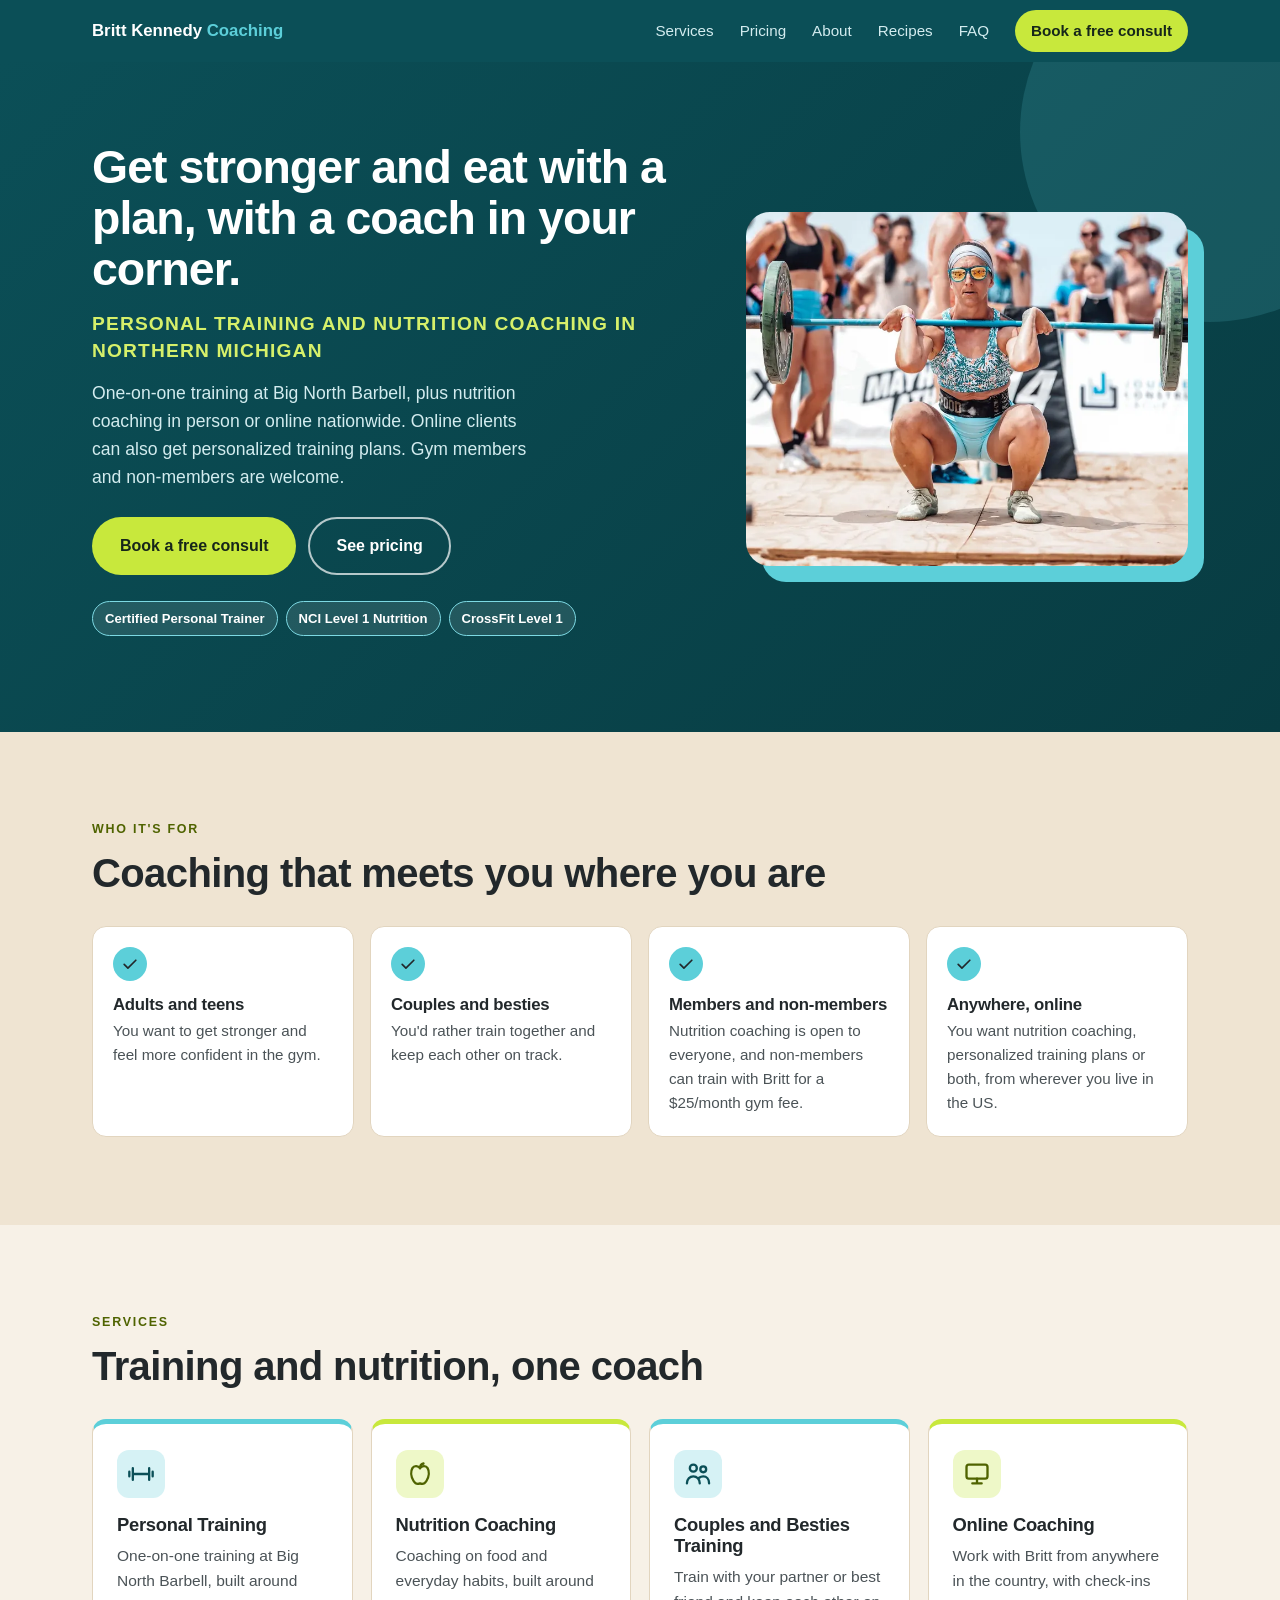
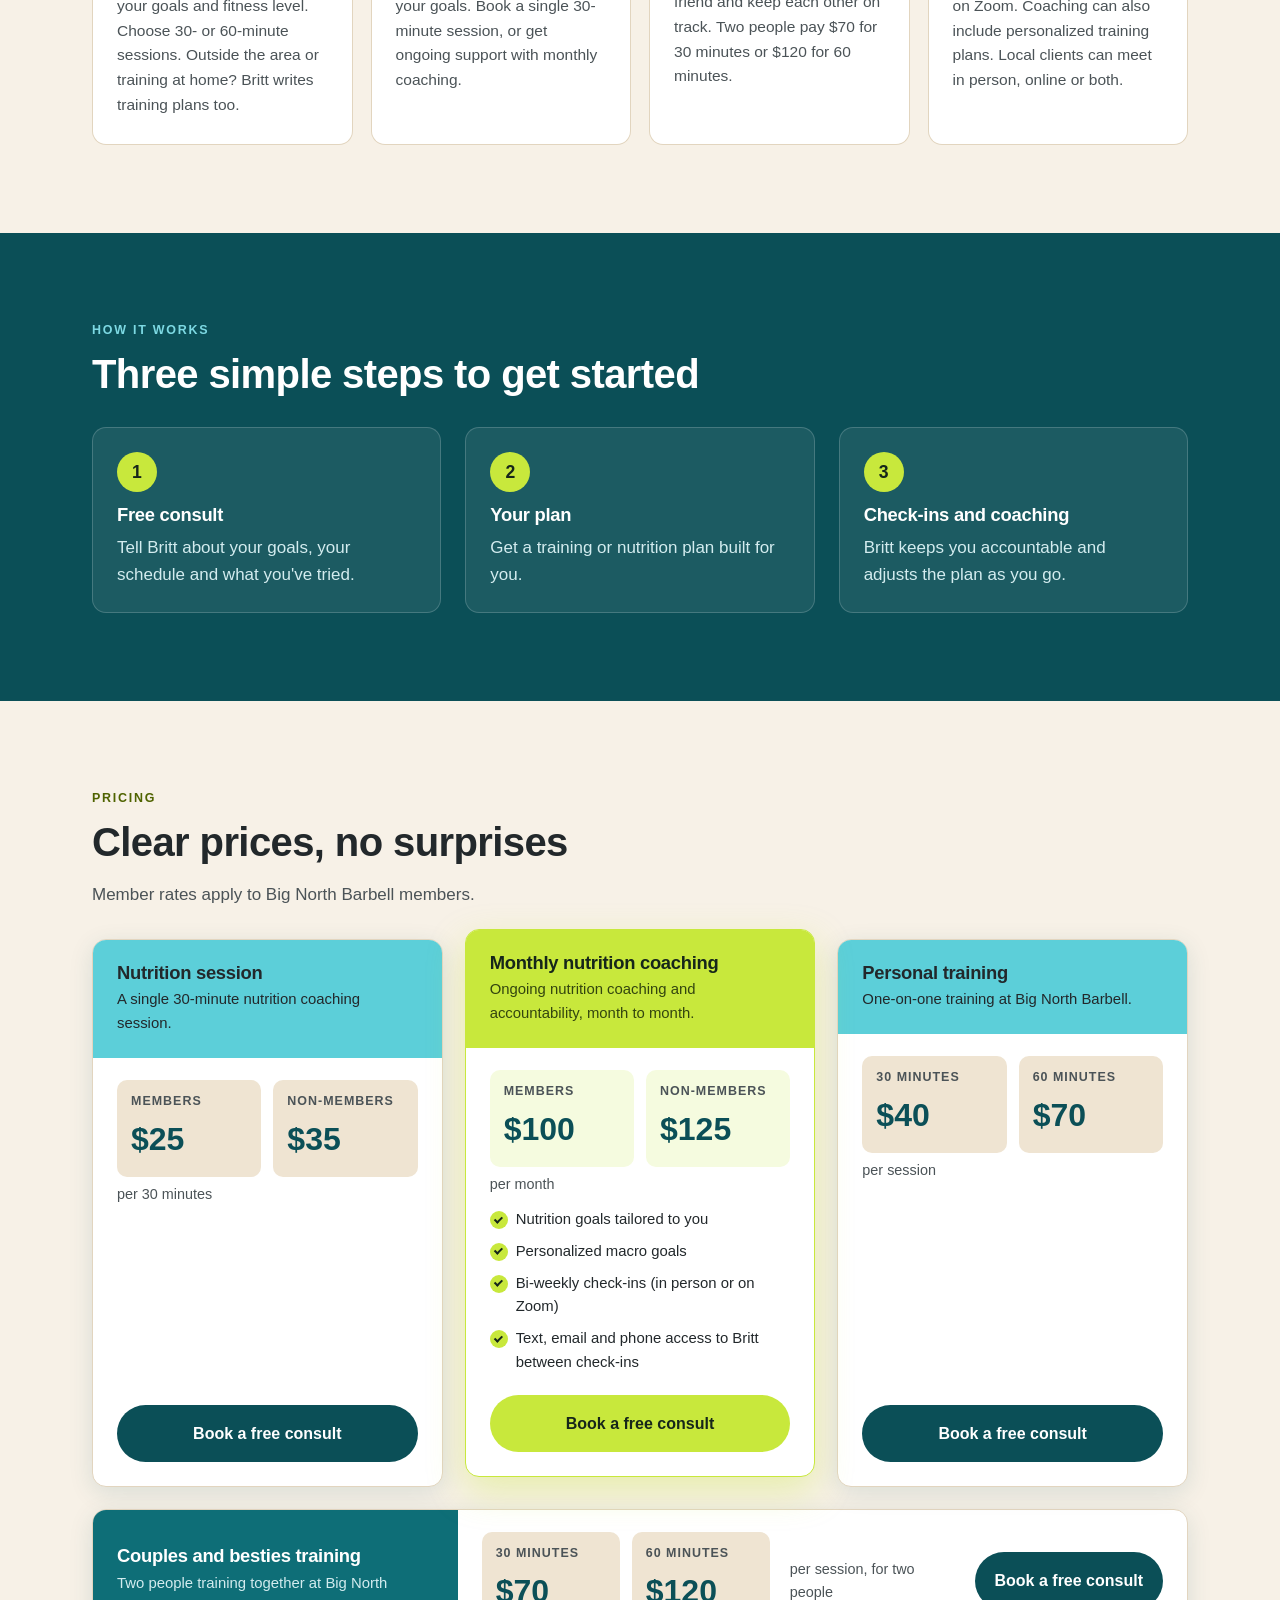
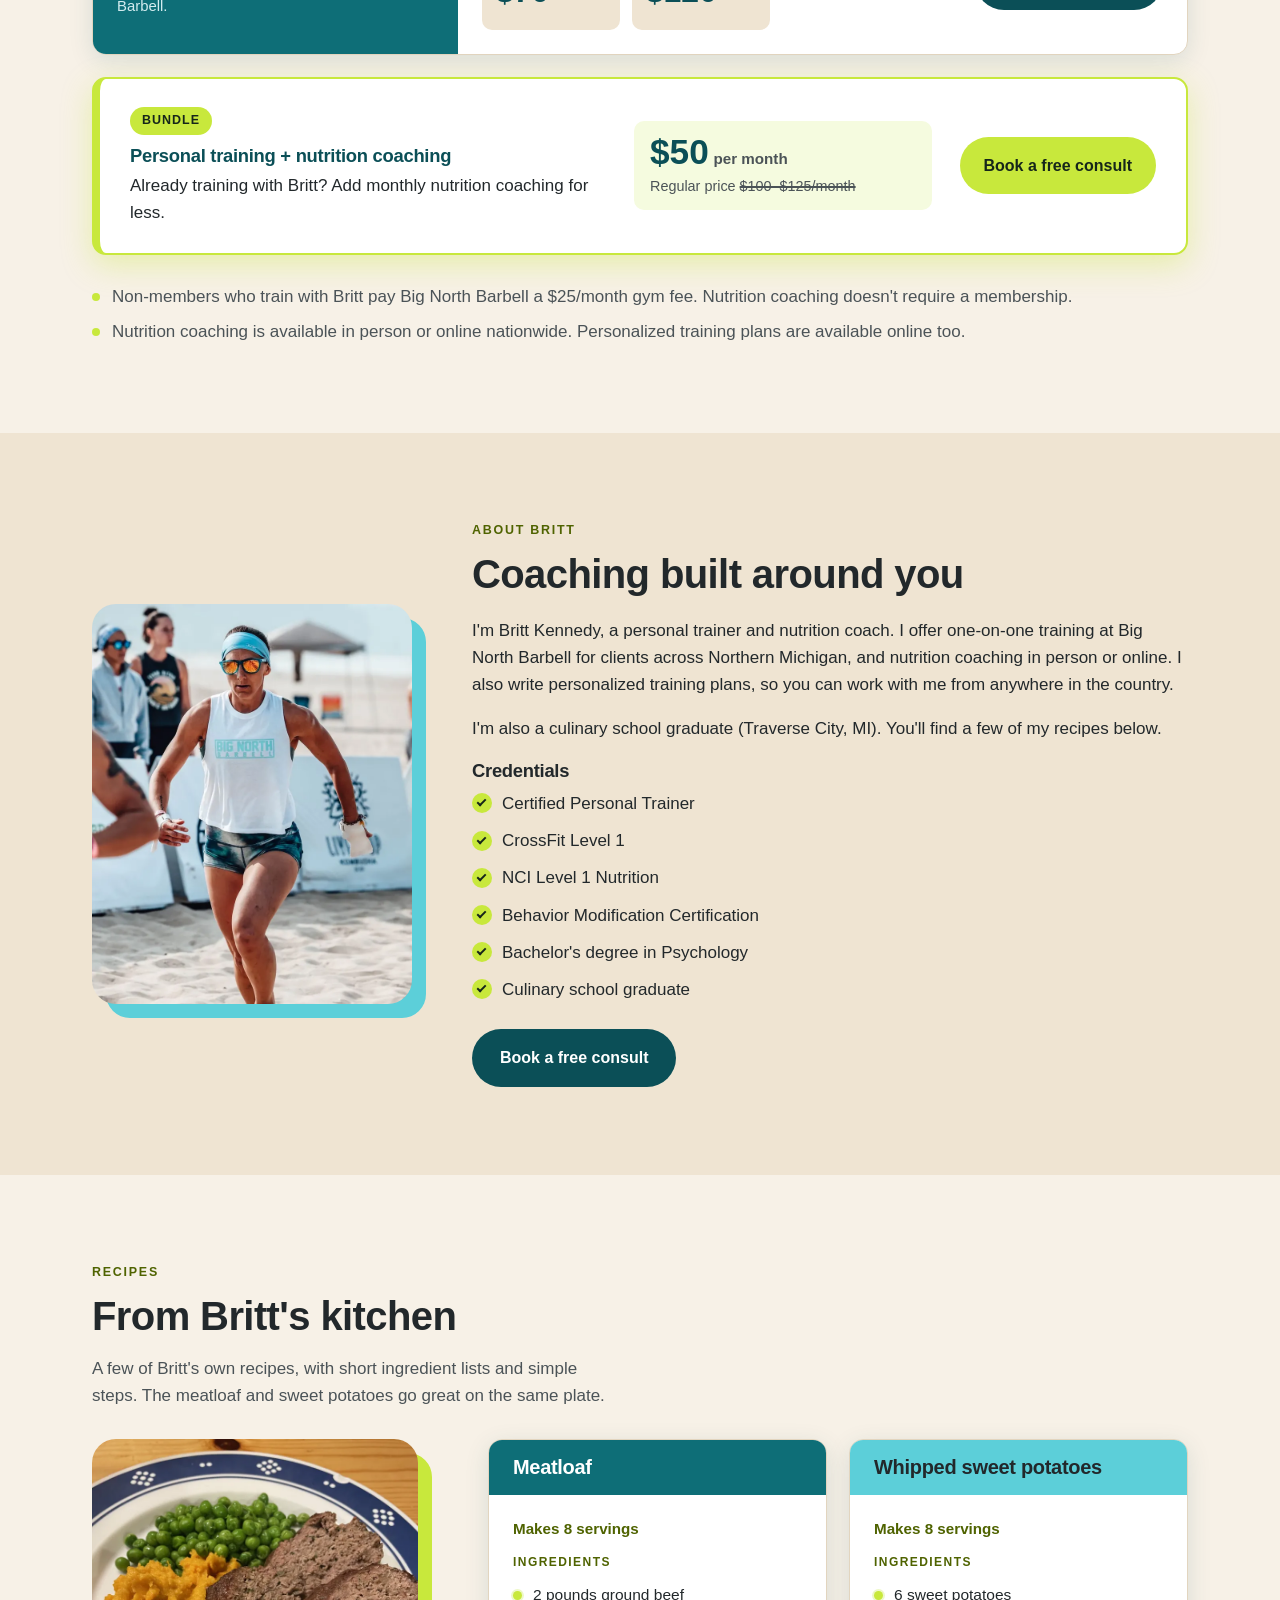
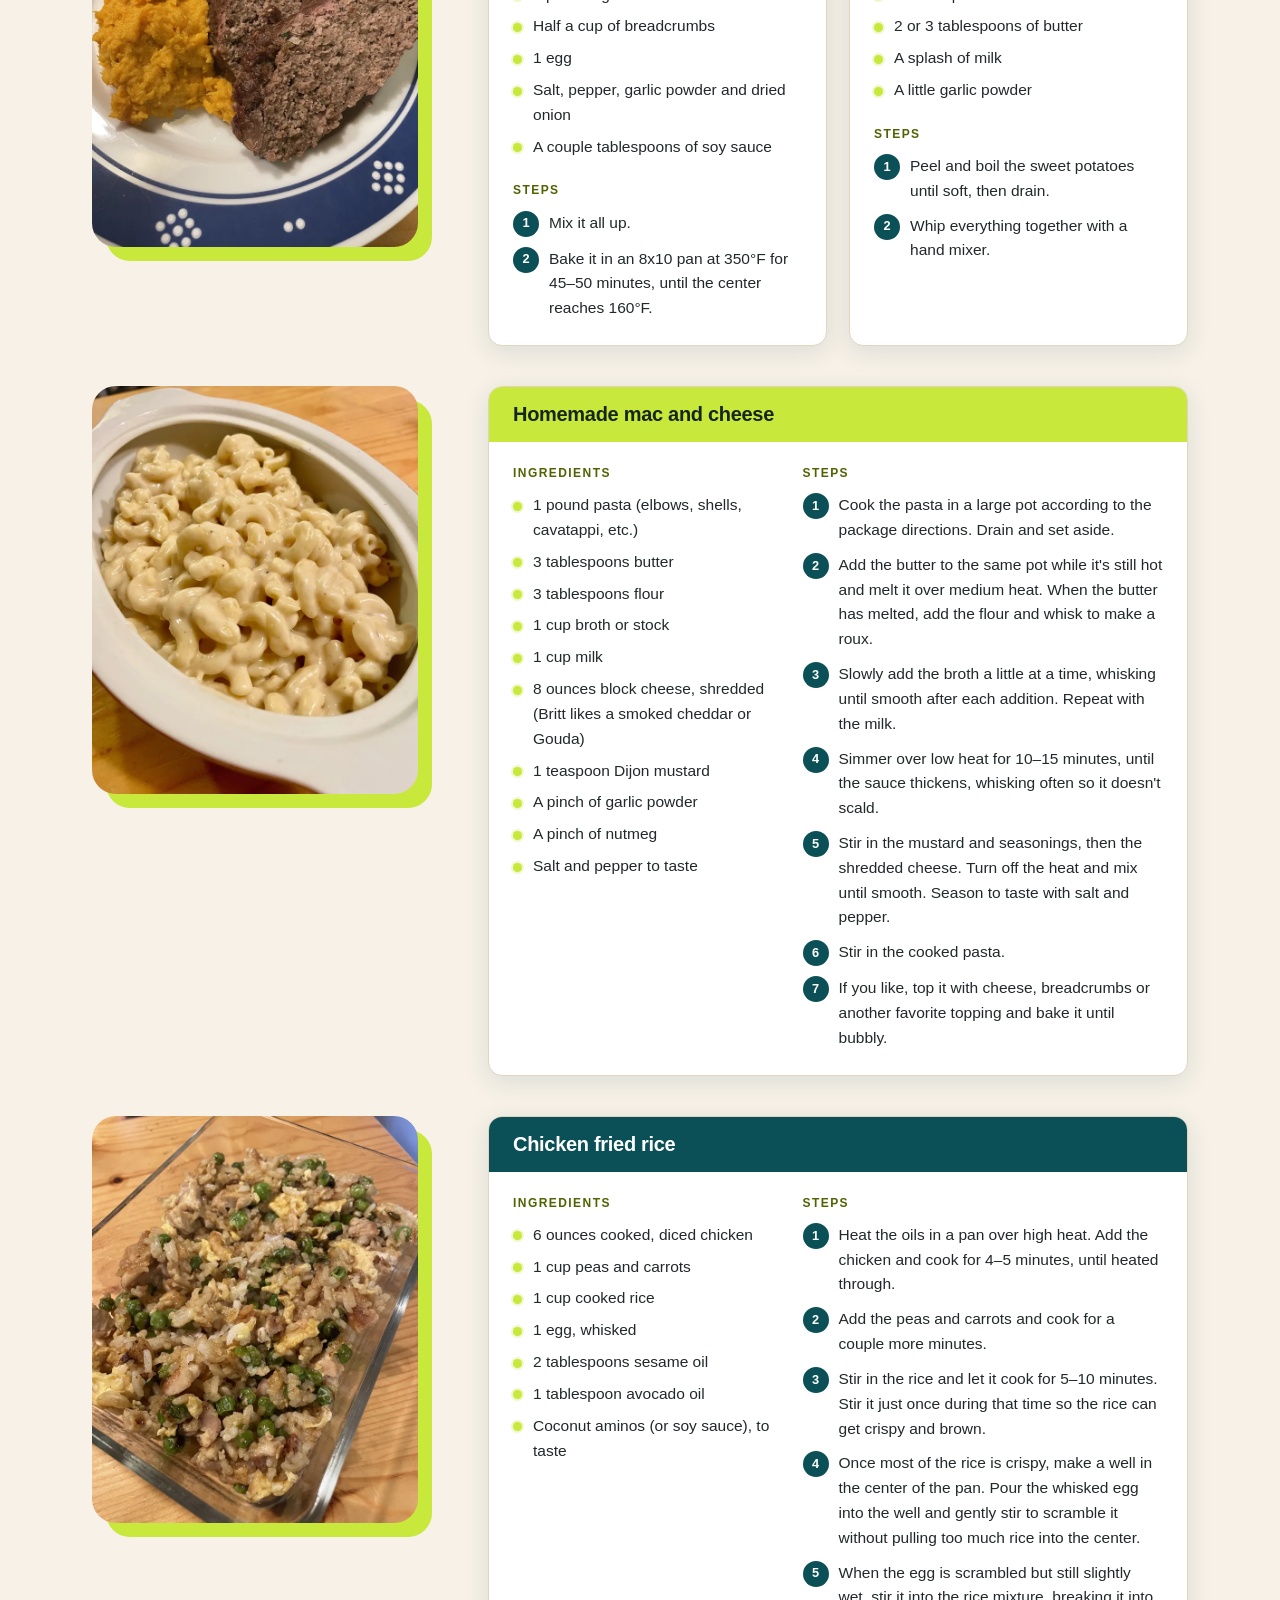
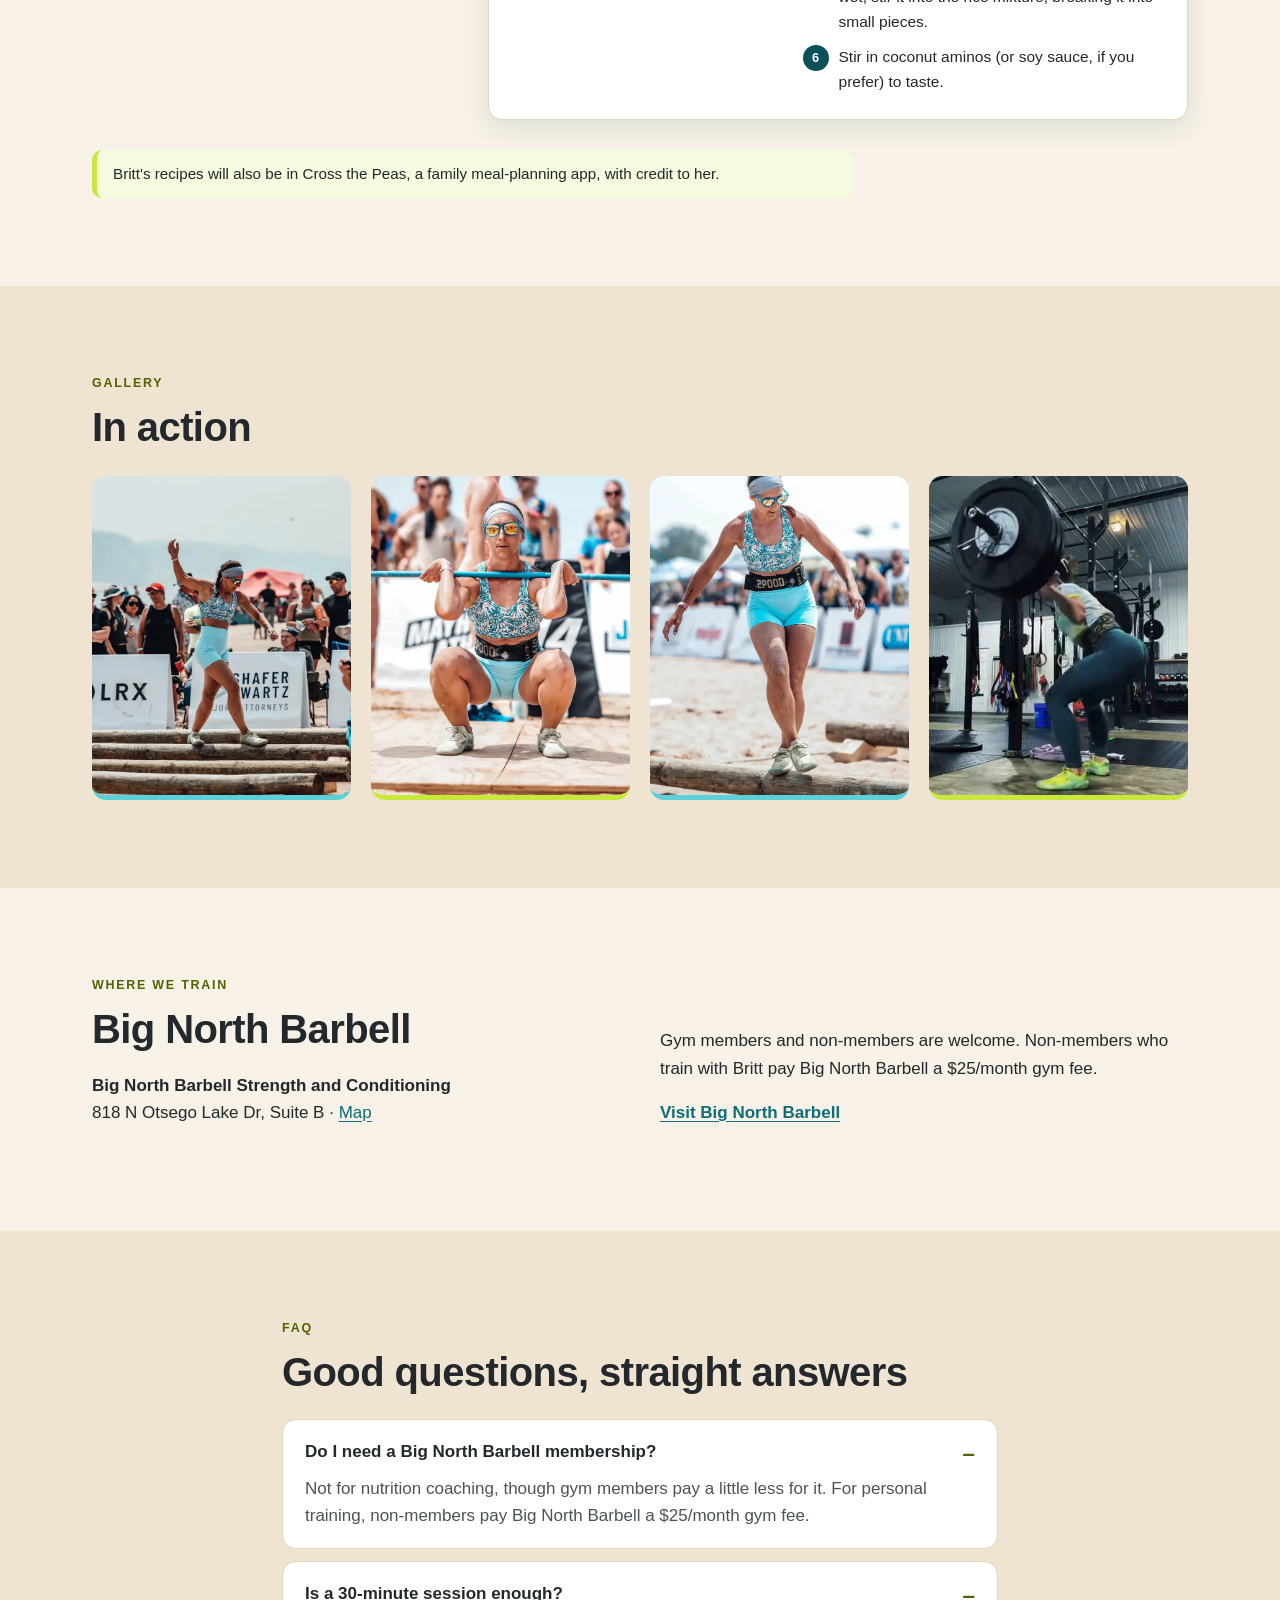
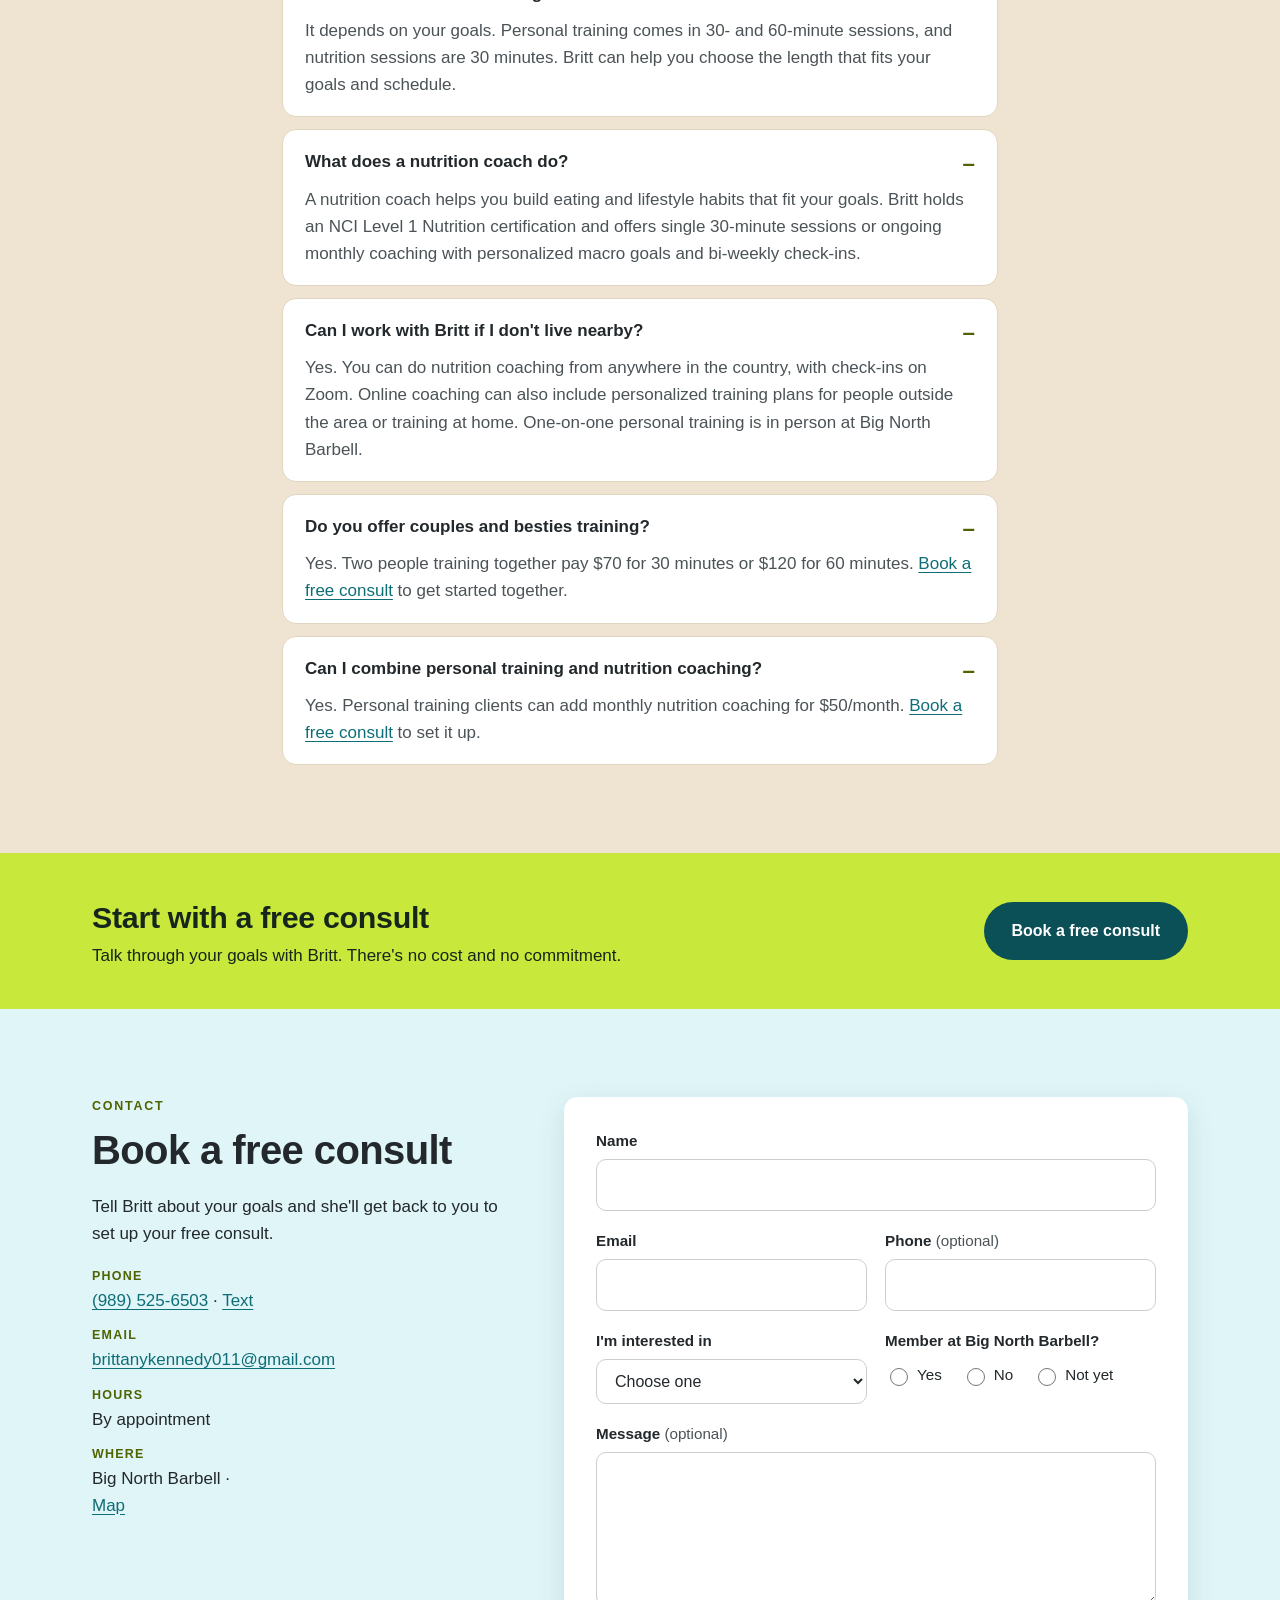
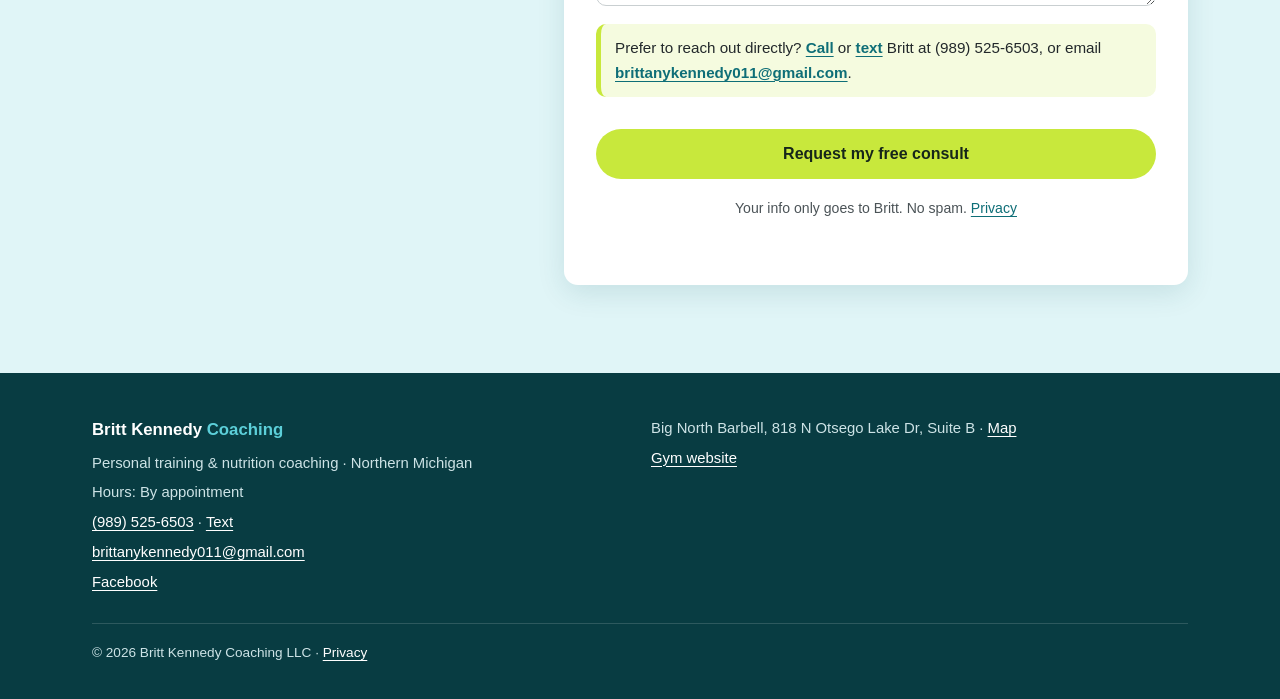
<file: index.html>
<!doctype html>
<html lang="en">
<head>
<meta charset="utf-8">
<meta name="viewport" content="width=device-width, initial-scale=1">
<title>Personal Trainer &amp; Nutrition Coach in Gaylord, MI | Britt Kennedy</title>
<meta name="description" content="Personal training for individuals, couples and besties at Big North Barbell in Gaylord, MI, plus nutrition coaching in person or online nationwide.">
<meta name="robots" content="noindex, nofollow"><!-- TEMPORARY: remove when brittkennedycoaching.com is connected -->
<link rel="canonical" href="https://brittkennedycoaching.com/">
<meta name="theme-color" content="#0b4f57">
<meta property="og:type" content="website">
<meta property="og:locale" content="en_US">
<meta property="og:site_name" content="Britt Kennedy Coaching">
<meta property="og:title" content="Personal Trainer &amp; Nutrition Coach in Gaylord, MI | Britt Kennedy">
<meta property="og:description" content="Personal training for individuals, couples and besties at Big North Barbell in Gaylord, MI, plus nutrition coaching in person or online nationwide.">
<meta property="og:url" content="https://brittkennedycoaching.com/">
<meta property="og:image" content="https://brittkennedycoaching.com/images/og-image.jpg">
<meta property="og:image:width" content="1200">
<meta property="og:image:height" content="630">
<meta property="og:image:alt" content="Britt Kennedy front squatting a barbell at a beach fitness competition">
<meta name="twitter:card" content="summary_large_image">
<meta name="twitter:image" content="https://brittkennedycoaching.com/images/og-image.jpg">
<meta name="twitter:title" content="Personal Trainer &amp; Nutrition Coach in Gaylord, MI | Britt Kennedy">
<meta name="twitter:description" content="Personal training for individuals, couples and besties at Big North Barbell in Gaylord, MI, plus nutrition coaching in person or online nationwide.">
<link rel="icon" href="data:image/svg+xml,%3Csvg xmlns='http://www.w3.org/2000/svg' viewBox='0 0 32 32'%3E%3Crect width='32' height='32' rx='6' fill='%230b4f57'/%3E%3Ctext x='16' y='22' font-family='Arial' font-size='15' font-weight='700' fill='white' text-anchor='middle'%3EBK%3C/text%3E%3C/svg%3E">
<link rel="stylesheet" href="styles.css">
<link rel="preload" as="image" type="image/webp" imagesrcset="images/britt-kennedy-front-squat-800.webp 800w, images/britt-kennedy-front-squat.webp 1200w" imagesizes="(min-width: 960px) 560px, 100vw">
<script type="application/ld+json">
{
  "@context": "https://schema.org",
  "@type": "ProfessionalService",
  "@id": "https://brittkennedycoaching.com/#business",
  "name": "Britt Kennedy Coaching",
  "legalName": "Britt Kennedy Coaching LLC",
  "url": "https://brittkennedycoaching.com/",
  "image": "https://brittkennedycoaching.com/images/og-image.jpg",
  "email": "brittanykennedy011@gmail.com",
  "telephone": "+1-989-525-6503",
  "sameAs": ["https://www.facebook.com/brittkennedycoaching/"],
  "description": "Personal training for individuals, couples and besties at Big North Barbell in Gaylord, Michigan, plus nutrition coaching in person in Gaylord or online nationwide.",
  "address": {
    "@type": "PostalAddress",
    "addressLocality": "Gaylord",
    "addressRegion": "MI",
    "postalCode": "49735",
    "addressCountry": "US"
  },
  "location": {
    "@type": "ExerciseGym",
    "name": "Big North Barbell Strength and Conditioning",
    "url": "https://www.bignorthbarbell.com/",
    "address": {"@type": "PostalAddress", "streetAddress": "818 N Otsego Lake Dr, Ste B", "addressLocality": "Gaylord", "addressRegion": "MI", "postalCode": "49735", "addressCountry": "US"}
  },
  "areaServed": [
    {"@type": "City", "name": "Gaylord, MI"},
    {"@type": "AdministrativeArea", "name": "Otsego County, MI"},
    {"@type": "Country", "name": "United States"}
  ],
  "founder": {
    "@type": "Person",
    "name": "Brittany Kennedy",
    "jobTitle": "Personal Trainer and Nutrition Coach",
    "hasCredential": [
      {"@type": "EducationalOccupationalCredential", "name": "Certified Personal Trainer"},
      {"@type": "EducationalOccupationalCredential", "name": "CrossFit Level 1"},
      {"@type": "EducationalOccupationalCredential", "name": "NCI Level 1 Nutrition"},
      {"@type": "EducationalOccupationalCredential", "name": "Behavior Modification Certification"},
      {"@type": "EducationalOccupationalCredential", "credentialCategory": "degree", "name": "Bachelor's degree in Psychology"},
      {"@type": "EducationalOccupationalCredential", "name": "Culinary school graduate (Traverse City, MI)"}
    ]
  },
  "hasOfferCatalog": {
    "@type": "OfferCatalog",
    "name": "Coaching services",
    "itemListElement": [
      {"@type": "Offer", "itemOffered": {"@type": "Service", "name": "Personal training, 60 minutes"}, "price": "70", "priceCurrency": "USD"},
      {"@type": "Offer", "itemOffered": {"@type": "Service", "name": "Personal training, 30 minutes"}, "price": "40", "priceCurrency": "USD"},
      {"@type": "Offer", "itemOffered": {"@type": "Service", "name": "Couples and besties personal training, 30 minutes (two people)"}, "price": "70", "priceCurrency": "USD"},
      {"@type": "Offer", "itemOffered": {"@type": "Service", "name": "Couples and besties personal training, 60 minutes (two people)"}, "price": "120", "priceCurrency": "USD"},
      {"@type": "Offer", "itemOffered": {"@type": "Service", "name": "Online nutrition coaching (nationwide)"}},
      {"@type": "Offer", "itemOffered": {"@type": "Service", "name": "Personalized training plans, online (nationwide)"}},
      {"@type": "Offer", "itemOffered": {"@type": "Service", "name": "Nutrition coaching session, 30 minutes (Big North Barbell members)"}, "price": "25", "priceCurrency": "USD"},
      {"@type": "Offer", "itemOffered": {"@type": "Service", "name": "Nutrition coaching session, 30 minutes (non-members)"}, "price": "35", "priceCurrency": "USD"},
      {"@type": "Offer", "itemOffered": {"@type": "Service", "name": "Monthly nutrition coaching (Big North Barbell members)"}, "price": "100", "priceCurrency": "USD"},
      {"@type": "Offer", "itemOffered": {"@type": "Service", "name": "Monthly nutrition coaching (non-members)"}, "price": "125", "priceCurrency": "USD"},
      {"@type": "Offer", "itemOffered": {"@type": "Service", "name": "Monthly nutrition coaching add-on for personal training clients"}, "price": "50", "priceCurrency": "USD", "priceSpecification": {"@type": "UnitPriceSpecification", "price": "50", "priceCurrency": "USD", "unitCode": "MON", "unitText": "month"}}
    ]
  }
}
</script>
<script type="application/ld+json">
{
  "@context": "https://schema.org",
  "@type": "FAQPage",
  "mainEntity": [
    {"@type": "Question", "name": "Do I need a Big North Barbell membership?", "acceptedAnswer": {"@type": "Answer", "text": "Not for nutrition coaching, though gym members pay a little less for it. For personal training, non-members pay Big North Barbell a $25/month gym fee."}},
    {"@type": "Question", "name": "Is a 30-minute session enough?", "acceptedAnswer": {"@type": "Answer", "text": "It depends on your goals. Personal training comes in 30- and 60-minute sessions, and nutrition sessions are 30 minutes. Britt can help you choose the length that fits your goals and schedule."}},
    {"@type": "Question", "name": "What does a nutrition coach do?", "acceptedAnswer": {"@type": "Answer", "text": "A nutrition coach helps you build eating and lifestyle habits that fit your goals. Britt holds an NCI Level 1 Nutrition certification and offers single 30-minute sessions or ongoing monthly coaching with personalized macro goals and bi-weekly check-ins."}},
    {"@type": "Question", "name": "Can I work with Britt if I don't live nearby?", "acceptedAnswer": {"@type": "Answer", "text": "Yes. You can do nutrition coaching from anywhere in the country, with check-ins on Zoom. Online coaching can also include personalized training plans for people outside the area or training at home. One-on-one personal training is in person at Big North Barbell."}},
    {"@type": "Question", "name": "Do you offer couples and besties training?", "acceptedAnswer": {"@type": "Answer", "text": "Yes. Two people training together pay $70 for 30 minutes or $120 for 60 minutes."}},
    {"@type": "Question", "name": "Can I combine personal training and nutrition coaching?", "acceptedAnswer": {"@type": "Answer", "text": "Yes. Personal training clients can add monthly nutrition coaching for $50/month."}}
  ]
}
</script>
<script type="application/ld+json">
[
  {
    "@context": "https://schema.org",
    "@type": "Recipe",
    "@id": "https://brittkennedycoaching.com/#recipe-meatloaf",
    "name": "Meatloaf",
    "recipeYield": "8 servings",
    "author": {"@type": "Person", "name": "Brittany Kennedy"},
    "image": "https://brittkennedycoaching.com/images/recipes/meatloaf-sweet-potatoes.jpg",
    "recipeIngredient": ["2 pounds ground beef", "Half a cup of breadcrumbs", "1 egg", "Salt, pepper, garlic powder and dried onion", "A couple tablespoons of soy sauce"],
    "recipeInstructions": [
      {"@type": "HowToStep", "text": "Mix it all up."},
      {"@type": "HowToStep", "text": "Bake it in an 8x10 pan at 350°F for 45–50 minutes, until the center reaches 160°F."}
    ]
  },
  {
    "@context": "https://schema.org",
    "@type": "Recipe",
    "@id": "https://brittkennedycoaching.com/#recipe-sweet-potatoes",
    "name": "Whipped sweet potatoes",
    "recipeYield": "8 servings",
    "author": {"@type": "Person", "name": "Brittany Kennedy"},
    "image": "https://brittkennedycoaching.com/images/recipes/meatloaf-sweet-potatoes.jpg",
    "recipeIngredient": ["6 sweet potatoes", "2 or 3 tablespoons of butter", "A splash of milk", "A little garlic powder"],
    "recipeInstructions": [
      {"@type": "HowToStep", "text": "Peel and boil the sweet potatoes until soft, then drain."},
      {"@type": "HowToStep", "text": "Whip everything together with a hand mixer."}
    ]
  },
  {
    "@context": "https://schema.org",
    "@type": "Recipe",
    "@id": "https://brittkennedycoaching.com/#recipe-mac-cheese",
    "name": "Homemade mac and cheese",
    "author": {"@type": "Person", "name": "Brittany Kennedy"},
    "image": "https://brittkennedycoaching.com/images/recipes/mac-and-cheese.jpg",
    "recipeIngredient": ["1 pound pasta (elbows, shells, cavatappi, etc.)", "3 tablespoons butter", "3 tablespoons flour", "1 cup broth or stock", "1 cup milk", "8 ounces block cheese, shredded (Britt likes a smoked cheddar or Gouda)", "1 teaspoon Dijon mustard", "A pinch of garlic powder", "A pinch of nutmeg", "Salt and pepper to taste"],
    "recipeInstructions": [
      {"@type": "HowToStep", "text": "Cook the pasta in a large pot according to the package directions. Drain and set aside."},
      {"@type": "HowToStep", "text": "Add the butter to the same pot while it's still hot and melt it over medium heat. When the butter has melted, add the flour and whisk to make a roux."},
      {"@type": "HowToStep", "text": "Slowly add the broth a little at a time, whisking until smooth after each addition. Repeat with the milk."},
      {"@type": "HowToStep", "text": "Simmer over low heat for 10–15 minutes, until the sauce thickens, whisking often so it doesn't scald."},
      {"@type": "HowToStep", "text": "Stir in the mustard and seasonings, then the shredded cheese. Turn off the heat and mix until smooth. Season to taste with salt and pepper."},
      {"@type": "HowToStep", "text": "Stir in the cooked pasta."},
      {"@type": "HowToStep", "text": "If you like, top it with cheese, breadcrumbs or another favorite topping and bake it until bubbly."}
    ]
  },
  {
    "@context": "https://schema.org",
    "@type": "Recipe",
    "@id": "https://brittkennedycoaching.com/#recipe-fried-rice",
    "name": "Chicken fried rice",
    "author": {"@type": "Person", "name": "Brittany Kennedy"},
    "image": "https://brittkennedycoaching.com/images/recipes/chicken-fried-rice.jpg",
    "recipeIngredient": ["6 ounces cooked, diced chicken", "1 cup peas and carrots", "1 cup cooked rice", "1 egg, whisked", "2 tablespoons sesame oil", "1 tablespoon avocado oil", "Coconut aminos (or soy sauce), to taste"],
    "recipeInstructions": [
      {"@type": "HowToStep", "text": "Heat the oils in a pan over high heat. Add the chicken and cook for 4–5 minutes, until heated through."},
      {"@type": "HowToStep", "text": "Add the peas and carrots and cook for a couple more minutes."},
      {"@type": "HowToStep", "text": "Stir in the rice and let it cook for 5–10 minutes. Stir it just once during that time so the rice can get crispy and brown."},
      {"@type": "HowToStep", "text": "Once most of the rice is crispy, make a well in the center of the pan. Pour the whisked egg into the well and gently stir to scramble it without pulling too much rice into the center."},
      {"@type": "HowToStep", "text": "When the egg is scrambled but still slightly wet, stir it into the rice mixture, breaking it into small pieces."},
      {"@type": "HowToStep", "text": "Stir in coconut aminos (or soy sauce, if you prefer) to taste."}
    ]
  }
]
</script>
<!-- Hours ("By appointment") are intentionally left out of the schema. -->
</head>
<body>
<a class="skip" href="#main">Skip to content</a>

<header class="site-header">
  <div class="wrap header-inner">
    <a class="brand" href="#top">Britt Kennedy <span>Coaching</span></a>
    <nav aria-label="Main">
      <a href="#services">Services</a>
      <a href="#pricing">Pricing</a>
      <a href="#about">About</a>
      <a href="#recipes">Recipes</a>
      <a href="#testimonials" data-reviews-link hidden>Reviews</a>
      <a href="#faq">FAQ</a>
      <a href="#contact" class="nav-cta">Book a free consult</a>
    </nav>
  </div>
</header>

<main id="main">
  <section class="hero" id="top">
    <div class="wrap hero-grid">
      <div class="hero-copy">
        <p class="benefit">Get stronger and eat with a plan, with a coach in your corner.</p>
        <h1>Personal Training and Nutrition Coaching in Northern Michigan</h1>
        <p class="lede">One-on-one training at Big North Barbell, plus nutrition coaching in person or online nationwide. Online clients can also get personalized training plans. Gym members and non-members are welcome.</p>
        <div class="hero-ctas">
          <a class="btn btn-accent" href="?interest=free-consult#contact" data-interest="free-consult">Book a free consult</a>
          <a class="btn btn-ghost" href="#pricing">See pricing</a>
        </div>
        <ul class="badges" aria-label="Credentials">
          <li>Certified Personal Trainer</li>
          <li>NCI Level 1 Nutrition</li>
          <li>CrossFit Level 1</li>
        </ul>
      </div>
      <div class="hero-photo">
        <!-- PHOTO SLOT (hero): Brittany's approved photo. To swap, replace the files in images/ (keep the names) or edit the <picture> below.
             VIDEO OPTION (only once the files exist): <video autoplay muted loop playsinline poster="images/britt-kennedy-front-squat.jpg" width="1200" height="960"><source src="images/hero.mp4" type="video/mp4"></video> -->
        <picture><source type="image/webp" srcset="images/britt-kennedy-front-squat-800.webp 800w, images/britt-kennedy-front-squat.webp 1200w" sizes="(min-width: 960px) 560px, 100vw"><img src="images/britt-kennedy-front-squat.jpg" srcset="images/britt-kennedy-front-squat-800.jpg 800w, images/britt-kennedy-front-squat.jpg 1200w" sizes="(min-width: 960px) 560px, 100vw" alt="Britt Kennedy front squatting a barbell at a beach fitness competition" width="1200" height="960" fetchpriority="high"></picture>
      </div>
    </div>
  </section>

  <section id="who" class="section sand">
    <div class="wrap">
      <p class="kicker">Who it's for</p>
      <h2>Coaching that meets you where you are</h2>
      <ul class="who-grid">
        <li><span class="tick"><svg viewBox="0 0 24 24" aria-hidden="true"><path d="M5 12.5l4.5 4.5L19 7.5"/></svg></span><div><h3>Adults and teens</h3><p>You want to get stronger and feel more confident in the gym.</p></div></li>
        <li><span class="tick"><svg viewBox="0 0 24 24" aria-hidden="true"><path d="M5 12.5l4.5 4.5L19 7.5"/></svg></span><div><h3>Couples and besties</h3><p>You'd rather train together and keep each other on track.</p></div></li>
        <li><span class="tick"><svg viewBox="0 0 24 24" aria-hidden="true"><path d="M5 12.5l4.5 4.5L19 7.5"/></svg></span><div><h3>Members and non-members</h3><p>Nutrition coaching is open to everyone, and non-members can train with Britt for a $25/month gym fee.</p></div></li>
        <li><span class="tick"><svg viewBox="0 0 24 24" aria-hidden="true"><path d="M5 12.5l4.5 4.5L19 7.5"/></svg></span><div><h3>Anywhere, online</h3><p>You want nutrition coaching, personalized training plans or both, from wherever you live in the US.</p></div></li>
      </ul>
    </div>
  </section>

  <section id="services" class="section">
    <div class="wrap">
      <p class="kicker">Services</p>
      <h2>Training and nutrition, one coach</h2>
      <div class="svc-grid">
        <article id="training" class="svc">
          <span class="icon"><svg viewBox="0 0 24 24" aria-hidden="true"><path d="M2 10v4M5 7v10M19 7v10M22 10v4M5 12h14"/></svg></span>
          <h3>Personal Training</h3>
          <p>One-on-one training at Big North Barbell, built around your goals and fitness level. Choose 30- or 60-minute sessions. Outside the area or training at home? Britt writes training plans too.</p>
        </article>
        <article id="nutrition" class="svc">
          <span class="icon"><svg viewBox="0 0 24 24" aria-hidden="true"><path d="M12 7c-1.5-2-5-2.5-6.5 0S4 14 6.5 18c1.5 2.4 3.5 3 5.5 2 2 1 4 .4 5.5-2C20 14 20 9.5 18.5 7S13.5 5 12 7z"/><path d="M12 7c0-2 1-3.5 3-4"/></svg></span>
          <h3>Nutrition Coaching</h3>
          <p>Coaching on food and everyday habits, built around your goals. Book a single 30-minute session, or get ongoing support with monthly coaching.</p>
        </article>
        <article id="couples-besties" class="svc">
          <span class="icon"><svg viewBox="0 0 24 24" aria-hidden="true"><circle cx="8" cy="7" r="3"/><circle cx="16.5" cy="8" r="2.5"/><path d="M2.5 20c0-3.5 2.5-6 5.5-6s5.5 2.5 5.5 6M13 15.2c1-.8 2.2-1.2 3.5-1.2 2.8 0 5 2.3 5 6"/></svg></span>
          <h3>Couples and Besties Training</h3>
          <p>Train with your partner or best friend and keep each other on track. Two people pay $70 for 30 minutes or $120 for 60 minutes.</p>
        </article>
        <article id="online" class="svc">
          <span class="icon"><svg viewBox="0 0 24 24" aria-hidden="true"><rect x="3" y="4" width="18" height="12" rx="2"/><path d="M8 20h8M12 16v4"/></svg></span>
          <h3>Online Coaching</h3>
          <p>Work with Britt from anywhere in the country, with check-ins on Zoom. Coaching can also include personalized training plans. Local clients can meet in person, online or both.</p>
        </article>
      </div>
    </div>
  </section>

  <section id="how" class="section teal">
    <div class="wrap">
      <p class="kicker">How it works</p>
      <h2>Three simple steps to get started</h2>
      <ol class="steps">
        <li><span class="num">1</span><h3>Free consult</h3><p>Tell Britt about your goals, your schedule and what you've tried.</p></li>
        <li><span class="num">2</span><h3>Your plan</h3><p>Get a training or nutrition plan built for you.</p></li>
        <li><span class="num">3</span><h3>Check-ins and coaching</h3><p>Britt keeps you accountable and adjusts the plan as you go.</p></li>
      </ol>
    </div>
  </section>

  <section id="pricing" class="section">
    <div class="wrap">
      <p class="kicker">Pricing</p>
      <h2>Clear prices, no surprises</h2>
      <p class="section-sub">Member rates apply to Big North Barbell members.</p>
      <div class="cards">
        <article class="card">
          <header class="card-head"><h3>Nutrition session</h3><p>A single 30-minute nutrition coaching session.</p></header>
          <div class="card-body">
            <dl class="prices">
              <div><dt>Members</dt><dd>$25</dd></div>
              <div><dt>Non-members</dt><dd>$35</dd></div>
            </dl>
            <p class="unit">per 30 minutes</p>
            <a class="btn btn-block" href="?interest=nutrition-session#contact" data-interest="nutrition-session">Book a free consult</a>
          </div>
        </article>
        <article class="card featured">
          <header class="card-head"><h3>Monthly nutrition coaching</h3><p>Ongoing nutrition coaching and accountability, month to month.</p></header>
          <div class="card-body">
            <dl class="prices">
              <div><dt>Members</dt><dd>$100</dd></div>
              <div><dt>Non-members</dt><dd>$125</dd></div>
            </dl>
            <p class="unit-tight">per month</p>
            <ul class="includes">
              <li>Nutrition goals tailored to you</li>
              <li>Personalized macro goals</li>
              <li>Bi-weekly check-ins (in person or on Zoom)</li>
              <li>Text, email and phone access to Britt between check-ins</li>
            </ul>
            <a class="btn btn-accent btn-block" href="?interest=monthly-nutrition#contact" data-interest="monthly-nutrition">Book a free consult</a>
          </div>
        </article>
        <article class="card">
          <header class="card-head"><h3>Personal training</h3><p>One-on-one training at Big North Barbell.</p></header>
          <div class="card-body">
            <dl class="prices">
              <div><dt>30 minutes</dt><dd>$40</dd></div>
              <div><dt>60 minutes</dt><dd>$70</dd></div>
            </dl>
            <p class="unit">per session</p>
            <a class="btn btn-block" href="?interest=personal-training#contact" data-interest="personal-training">Book a free consult</a>
          </div>
        </article>
      </div>
      <article class="card couples-besties-card">
        <header class="card-head"><h3>Couples and besties training</h3><p>Two people training together at Big North Barbell.</p></header>
        <div class="card-body couples-besties-body">
          <dl class="prices">
            <div><dt>30 minutes</dt><dd>$70</dd></div>
            <div><dt>60 minutes</dt><dd>$120</dd></div>
          </dl>
          <p class="unit">per session, for two people</p>
          <a class="btn btn-block" href="?interest=couples-besties-training#contact" data-interest="couples-besties-training">Book a free consult</a>
        </div>
      </article>
      <article class="card bundle-card" aria-labelledby="bundle-title">
        <div class="bundle-intro">
          <p class="bundle-tag">Bundle</p>
          <h3 id="bundle-title">Personal training + nutrition coaching</h3>
          <p>Already training with Britt? Add monthly nutrition coaching for less.</p>
        </div>
        <div class="bundle-price">
          <p class="bundle-amount"><span class="bundle-dollars">$50</span> <span class="bundle-per">per month</span></p>
          <p class="bundle-regular">Regular price <s>$100–$125/month</s></p>
        </div>
        <a class="btn btn-accent btn-block" href="?interest=training-nutrition-bundle#contact" data-interest="training-nutrition-bundle">Book a free consult</a>
      </article>
      <ul class="notes">
        <li>Non-members who train with Britt pay Big North Barbell a $25/month gym fee. Nutrition coaching doesn't require a membership.</li>
        <li>Nutrition coaching is available in person or online nationwide. Personalized training plans are available online too.</li>
      </ul>
    </div>
  </section>

  <section id="about" class="section sand">
    <div class="wrap about-grid">
      <div class="about-photo"><picture><source type="image/webp" srcset="images/britt-kennedy-big-north-barbell-run.webp"><img src="images/britt-kennedy-big-north-barbell-run.jpg" alt="Britt Kennedy running on sand in a Big North Barbell tank at a beach fitness competition" width="800" height="1000" loading="lazy" decoding="async"></picture></div>
      <div>
        <p class="kicker">About Britt</p>
        <h2>Coaching built around you</h2>
        <p>I'm Britt Kennedy, a personal trainer and nutrition coach. I offer one-on-one training at Big North Barbell for clients across Northern Michigan, and nutrition coaching in person or online. I also write personalized training plans, so you can work with me from anywhere in the country.</p>
        <p>I'm also a culinary school graduate (Traverse City, MI). You'll find a few of my recipes below.</p>
        <h3>Credentials</h3>
        <ul class="creds">
          <li>Certified Personal Trainer</li>
          <li>CrossFit Level 1</li>
          <li>NCI Level 1 Nutrition</li>
          <li>Behavior Modification Certification</li>
          <li>Bachelor's degree in Psychology</li>
          <li>Culinary school graduate</li>
        </ul>
        <a class="btn" href="#contact">Book a free consult</a>
      </div>
    </div>
  </section>

  <section id="recipes" class="section recipes-section" aria-labelledby="recipes-title">
    <!-- RECIPES: Brittany's own recipes and photo only. Recipe facts come from assets/recipes/recipes-raw.md; don't add amounts, times or temps she didn't give. -->
    <div class="wrap">
      <p class="kicker">Recipes</p>
      <h2 id="recipes-title">From Britt's kitchen</h2>
      <p class="section-sub">A few of Britt's own recipes, with short ingredient lists and simple steps. The meatloaf and sweet potatoes go great on the same plate.</p>
      <div class="recipes-grid">
        <figure class="recipe-photo"><picture><source type="image/webp" srcset="images/recipes/meatloaf-sweet-potatoes-720.webp 720w, images/recipes/meatloaf-sweet-potatoes.webp 1200w" sizes="(min-width: 960px) 340px, (min-width: 720px) 300px, 100vw"><img src="images/recipes/meatloaf-sweet-potatoes.jpg" srcset="images/recipes/meatloaf-sweet-potatoes-720.jpg 720w, images/recipes/meatloaf-sweet-potatoes.jpg 1200w" sizes="(min-width: 960px) 340px, (min-width: 720px) 300px, 100vw" alt="Slices of Britt's meatloaf on a plate with whipped sweet potatoes and green peas" width="1200" height="1500" loading="lazy" decoding="async"></picture></figure>
        <div class="recipe-cards">
          <article class="card recipe-card recipe-meatloaf" aria-labelledby="recipe-meatloaf">
            <header class="card-head"><h3 id="recipe-meatloaf">Meatloaf</h3></header>
            <div class="card-body">
              <p class="recipe-yield">Makes 8 servings</p>
              <h4>Ingredients</h4>
              <ul class="recipe-ingredients">
                <li>2 pounds ground beef</li>
                <li>Half a cup of breadcrumbs</li>
                <li>1 egg</li>
                <li>Salt, pepper, garlic powder and dried onion</li>
                <li>A couple tablespoons of soy sauce</li>
              </ul>
              <h4>Steps</h4>
              <ol class="recipe-steps">
                <li>Mix it all up.</li>
                <li>Bake it in an 8x10 pan at 350°F for 45–50 minutes, until the center reaches 160°F.</li>
              </ol>
            </div>
          </article>
          <article class="card recipe-card recipe-sweet-potatoes" aria-labelledby="recipe-sweet-potatoes">
            <header class="card-head"><h3 id="recipe-sweet-potatoes">Whipped sweet potatoes</h3></header>
            <div class="card-body">
              <p class="recipe-yield">Makes 8 servings</p>
              <h4>Ingredients</h4>
              <ul class="recipe-ingredients">
                <li>6 sweet potatoes</li>
                <li>2 or 3 tablespoons of butter</li>
                <li>A splash of milk</li>
                <li>A little garlic powder</li>
              </ul>
              <h4>Steps</h4>
              <ol class="recipe-steps">
                <li>Peel and boil the sweet potatoes until soft, then drain.</li>
                <li>Whip everything together with a hand mixer.</li>
              </ol>
            </div>
          </article>
        </div>
      </div>
      <div class="recipes-grid recipes-grid-2">
        <figure class="recipe-photo"><picture><source type="image/webp" srcset="images/recipes/mac-and-cheese-720.webp 720w, images/recipes/mac-and-cheese.webp 1200w" sizes="(min-width: 960px) 340px, (min-width: 720px) 300px, 100vw"><img src="images/recipes/mac-and-cheese.jpg" srcset="images/recipes/mac-and-cheese-720.jpg 720w, images/recipes/mac-and-cheese.jpg 1200w" sizes="(min-width: 960px) 340px, (min-width: 720px) 300px, 100vw" alt="Britt's creamy homemade mac and cheese made with cavatappi pasta and flecks of black pepper, in a white oval dish on a wooden counter" width="1200" height="1500" loading="lazy" decoding="async"></picture></figure>
        <div class="recipe-cards recipe-cards-single">
          <article class="card recipe-card recipe-mac-cheese" aria-labelledby="recipe-mac-cheese">
            <header class="card-head"><h3 id="recipe-mac-cheese">Homemade mac and cheese</h3></header>
            <div class="card-body">
              <div class="recipe-col">
              <h4>Ingredients</h4>
              <ul class="recipe-ingredients">
                <li>1 pound pasta (elbows, shells, cavatappi, etc.)</li>
                <li>3 tablespoons butter</li>
                <li>3 tablespoons flour</li>
                <li>1 cup broth or stock</li>
                <li>1 cup milk</li>
                <li>8 ounces block cheese, shredded (Britt likes a smoked cheddar or Gouda)</li>
                <li>1 teaspoon Dijon mustard</li>
                <li>A pinch of garlic powder</li>
                <li>A pinch of nutmeg</li>
                <li>Salt and pepper to taste</li>
              </ul>
              </div>
              <div class="recipe-col">
              <h4>Steps</h4>
              <ol class="recipe-steps">
                <li>Cook the pasta in a large pot according to the package directions. Drain and set aside.</li>
                <li>Add the butter to the same pot while it's still hot and melt it over medium heat. When the butter has melted, add the flour and whisk to make a roux.</li>
                <li>Slowly add the broth a little at a time, whisking until smooth after each addition. Repeat with the milk.</li>
                <li>Simmer over low heat for 10–15 minutes, until the sauce thickens, whisking often so it doesn't scald.</li>
                <li>Stir in the mustard and seasonings, then the shredded cheese. Turn off the heat and mix until smooth. Season to taste with salt and pepper.</li>
                <li>Stir in the cooked pasta.</li>
                <li>If you like, top it with cheese, breadcrumbs or another favorite topping and bake it until bubbly.</li>
              </ol>
              </div>
            </div>
          </article>
        </div>
      </div>
      <div class="recipes-grid recipes-grid-3">
        <figure class="recipe-photo"><picture><source type="image/webp" srcset="images/recipes/chicken-fried-rice-720.webp 720w, images/recipes/chicken-fried-rice.webp 1200w" sizes="(min-width: 960px) 340px, (min-width: 720px) 300px, 100vw"><img src="images/recipes/chicken-fried-rice.jpg" srcset="images/recipes/chicken-fried-rice-720.jpg 720w, images/recipes/chicken-fried-rice.jpg 1200w" sizes="(min-width: 960px) 340px, (min-width: 720px) 300px, 100vw" alt="Britt's chicken fried rice with crispy browned rice, green peas, scrambled egg and chicken in a glass baking dish on a wooden counter" width="1200" height="1500" loading="lazy" decoding="async"></picture></figure>
        <div class="recipe-cards recipe-cards-single">
          <article class="card recipe-card recipe-fried-rice" aria-labelledby="recipe-fried-rice">
            <header class="card-head"><h3 id="recipe-fried-rice">Chicken fried rice</h3></header>
            <div class="card-body">
              <div class="recipe-col">
              <h4>Ingredients</h4>
              <ul class="recipe-ingredients">
                <li>6 ounces cooked, diced chicken</li>
                <li>1 cup peas and carrots</li>
                <li>1 cup cooked rice</li>
                <li>1 egg, whisked</li>
                <li>2 tablespoons sesame oil</li>
                <li>1 tablespoon avocado oil</li>
                <li>Coconut aminos (or soy sauce), to taste</li>
              </ul>
              </div>
              <div class="recipe-col">
              <h4>Steps</h4>
              <ol class="recipe-steps">
                <li>Heat the oils in a pan over high heat. Add the chicken and cook for 4–5 minutes, until heated through.</li>
                <li>Add the peas and carrots and cook for a couple more minutes.</li>
                <li>Stir in the rice and let it cook for 5–10 minutes. Stir it just once during that time so the rice can get crispy and brown.</li>
                <li>Once most of the rice is crispy, make a well in the center of the pan. Pour the whisked egg into the well and gently stir to scramble it without pulling too much rice into the center.</li>
                <li>When the egg is scrambled but still slightly wet, stir it into the rice mixture, breaking it into small pieces.</li>
                <li>Stir in coconut aminos (or soy sauce, if you prefer) to taste.</li>
              </ol>
              </div>
            </div>
          </article>
        </div>
      </div>
      <p class="recipe-credit">Britt's recipes will also be in Cross the Peas, a family meal-planning app, with credit to her.</p>
    </div>
  </section>

  <section id="gallery" class="section gallery-section" aria-labelledby="gallery-title">
    <!-- GALLERY: Brittany's own photos and videos only (no stock or AI). Photo: put a WebP + JPG (720x900, 150 KB or less) in images/ and copy a photo <figure>. Video: see videos/README.txt, then copy a <figure class="gallery-video"> block. -->
    <div class="wrap">
      <p class="kicker">Gallery</p>
      <h2 id="gallery-title">In action</h2>
      <div class="gallery-grid">
        <figure><picture><source type="image/webp" srcset="images/britt-kennedy-log-balance-arm-up.webp"><img src="images/britt-kennedy-log-balance-arm-up.jpg" alt="Britt Kennedy balancing across logs with one arm raised as a crowd watches" width="720" height="900" loading="lazy" decoding="async"></picture></figure>
        <figure><picture><source type="image/webp" srcset="images/britt-kennedy-front-squat-portrait.webp"><img src="images/britt-kennedy-front-squat-portrait.jpg" alt="Britt Kennedy holding a front squat with an aqua barbell" width="720" height="900" loading="lazy" decoding="async"></picture></figure>
        <figure><picture><source type="image/webp" srcset="images/britt-kennedy-log-balance.webp"><img src="images/britt-kennedy-log-balance.jpg" alt="Britt Kennedy stepping along a log balance at a beach fitness competition" width="720" height="900" loading="lazy" decoding="async"></picture></figure>
        <!-- VIDEO BLOCK: copy this whole <figure> to add another video; change src, poster and aria-label. -->
        <figure class="gallery-video">
          <video src="videos/britt-squat.mp4" poster="videos/britt-squat-poster.jpg" width="360" height="504" muted playsinline loop preload="none" controls aria-label="Britt doing a barbell back squat at Big North Barbell"></video>
        </figure>
      </div>
    </div>
  </section>

  <section id="testimonials" class="section reviews-section" aria-labelledby="reviews-title" hidden>
    <!-- REVIEWS: stays hidden until testimonials.json has at least one real review. main.js builds the cards from that file and un-hides this section and the "Reviews" nav link. Do not type review text here. See OPEN-ITEMS.md "How to add a review". -->
    <div class="wrap">
      <p class="kicker">Reviews</p>
      <h2 id="reviews-title">What clients say</h2>
      <div class="reviews-grid" id="reviews-list"></div>
    </div>
  </section>

  <section id="gym" class="section">
    <div class="wrap gym-grid">
      <div>
        <p class="kicker">Where We Train</p>
        <h2>Big North Barbell</h2>
        <p><strong>Big North Barbell Strength and Conditioning</strong><br>818 N Otsego Lake Dr, Suite B · <a href="https://www.google.com/maps/search/?api=1&amp;query=Big+North+Barbell+818+N+Otsego+Lake+Dr+Suite+B+Gaylord+MI+49735" rel="noopener" target="_blank">Map</a></p>
      </div>
      <div>
        <p>Gym members and non-members are welcome. Non-members who train with Britt pay Big North Barbell a $25/month gym fee.</p>
        <p class="links">
          <a href="https://www.bignorthbarbell.com/" rel="noopener" target="_blank">Visit Big North Barbell</a>
        </p>
      </div>
    </div>
  </section>

  <section id="faq" class="section sand">
    <div class="wrap narrow">
      <p class="kicker">FAQ</p>
      <h2>Good questions, straight answers</h2>
      <div class="faq">
        <details open><summary>Do I need a Big North Barbell membership?</summary><p>Not for nutrition coaching, though gym members pay a little less for it. For personal training, non-members pay Big North Barbell a $25/month gym fee.</p></details>
        <details open><summary>Is a 30-minute session enough?</summary><p>It depends on your goals. Personal training comes in 30- and 60-minute sessions, and nutrition sessions are 30 minutes. Britt can help you choose the length that fits your goals and schedule.</p></details>
        <details open><summary>What does a nutrition coach do?</summary><p>A nutrition coach helps you build eating and lifestyle habits that fit your goals. Britt holds an NCI Level 1 Nutrition certification and offers single 30-minute sessions or ongoing monthly coaching with personalized macro goals and bi-weekly check-ins.</p></details>
        <details open><summary>Can I work with Britt if I don't live nearby?</summary><p>Yes. You can do nutrition coaching from anywhere in the country, with check-ins on Zoom. Online coaching can also include personalized training plans for people outside the area or training at home. One-on-one personal training is in person at Big North Barbell.</p></details>
        <details open><summary>Do you offer couples and besties training?</summary><p>Yes. Two people training together pay $70 for 30 minutes or $120 for 60 minutes. <a href="?interest=couples-besties-training#contact" data-interest="couples-besties-training">Book a free consult</a> to get started together.</p></details>
        <details open><summary>Can I combine personal training and nutrition coaching?</summary><p>Yes. Personal training clients can add monthly nutrition coaching for $50/month. <a href="?interest=training-nutrition-bundle#contact" data-interest="training-nutrition-bundle">Book a free consult</a> to set it up.</p></details>
      </div>
    </div>
  </section>

  <section class="offer-band" aria-label="Free consult">
    <div class="wrap offer-inner">
      <div>
        <p class="offer-title">Start with a free consult</p>
        <p>Talk through your goals with Britt. There's no cost and no commitment.</p>
      </div>
      <a class="btn btn-dark" href="?interest=free-consult#contact" data-interest="free-consult">Book a free consult</a>
    </div>
  </section>

  <section id="contact" class="section teal-soft">
    <div class="wrap contact-grid">
      <div class="contact-intro">
        <p class="kicker">Contact</p>
        <h2>Book a free consult</h2>
        <p>Tell Britt about your goals and she'll get back to you to set up your free consult.</p>
        <ul class="contact-list">
          <li><strong>Phone</strong><span><a href="tel:+19895256503">(989) 525-6503</a> · <a href="sms:+19895256503">Text</a></span></li>
          <li><strong>Email</strong><a href="mailto:brittanykennedy011@gmail.com">brittanykennedy011@gmail.com</a></li>
          <li><strong>Hours</strong>By appointment</li>
          <li><strong>Where</strong>Big North Barbell · <a href="https://www.google.com/maps/search/?api=1&amp;query=Big+North+Barbell+818+N+Otsego+Lake+Dr+Suite+B+Gaylord+MI+49735" rel="noopener" target="_blank">Map</a></li>
        </ul>
      </div>
      <div>
      <!-- OPEN ITEM: Web3Forms (free). Create the access key at https://web3forms.com with brittanykennedy011@gmail.com
           (Web3Forms delivers to the email the key was made with). Paste it into WEB3FORMS_KEY at the top of main.js, then send a test inquiry.
           Until a key is set, the form opens a prefilled email to Britt instead and shows the call/text note below. -->
      <form id="contact-form" action="https://api.web3forms.com/submit" method="POST" novalidate>
        <input type="hidden" name="access_key" value="">
        <input type="hidden" name="subject" value="New message from brittkennedycoaching.com">
        <input type="hidden" name="from_name" value="Britt Kennedy Coaching website">
        <!-- Honeypot: humans never see this; bots that fill it are rejected by Web3Forms -->
        <input type="checkbox" name="botcheck" class="hp" tabindex="-1" autocomplete="off" aria-hidden="true">

        <div class="field">
          <label for="name">Name</label>
          <input id="name" name="name" type="text" autocomplete="name" required>
        </div>
        <div class="row">
          <div class="field">
            <label for="email">Email</label>
            <input id="email" name="email" type="email" autocomplete="email" required>
          </div>
          <div class="field">
            <label for="phone">Phone <span class="opt">(optional)</span></label>
            <input id="phone" name="phone" type="tel" autocomplete="tel">
          </div>
        </div>
        <div class="row">
          <div class="field">
            <label for="interest">I'm interested in</label>
            <select id="interest" name="interest" required>
              <option value="" disabled selected>Choose one</option>
              <option value="free-consult">Free consult</option>
              <option value="nutrition-session">Nutrition session</option>
              <option value="monthly-nutrition">Monthly nutrition coaching</option>
              <option value="personal-training">Personal training</option>
              <option value="couples-besties-training">Couples and besties training</option>
              <option value="training-nutrition-bundle">Training + nutrition bundle</option>
              <option value="online-nutrition">Online coaching</option>
              <option value="not-sure">Not sure yet</option>
            </select>
          </div>
          <fieldset class="field">
            <legend>Member at Big North Barbell?</legend>
            <div class="radios">
              <label><input type="radio" name="member" value="Yes" required> Yes</label>
              <label><input type="radio" name="member" value="No"> No</label>
              <label><input type="radio" name="member" value="Not yet"> Not yet</label>
            </div>
          </fieldset>
        </div>
        <div class="field">
          <label for="message">Message <span class="opt">(optional)</span></label>
          <textarea id="message" name="message" rows="5"></textarea>
        </div>
        <p class="form-fallback" id="form-fallback" hidden>Prefer to reach out directly? <a href="tel:+19895256503">Call</a> or <a href="sms:+19895256503">text</a> Britt at (989) 525-6503, or email <a href="mailto:brittanykennedy011@gmail.com">brittanykennedy011@gmail.com</a>.</p>
        <button class="btn btn-accent btn-block" type="submit">Request my free consult</button>
        <p class="fine">Your info only goes to Britt. No spam. <a href="privacy.html">Privacy</a></p>
        <p class="form-status" id="form-status" role="status" aria-live="polite"></p>
      </form>
      <div class="thanks" id="thanks" hidden tabindex="-1">
        <h3>Thanks, your message is on its way.</h3>
        <p>Britt will get back to you.</p>
      </div>
      </div>
    </div>
  </section>
</main>

<footer class="site-footer">
  <div class="wrap footer-inner">
    <div>
      <p class="brand">Britt Kennedy <span>Coaching</span></p>
      <p>Personal training &amp; nutrition coaching · Northern Michigan</p>
      <p>Hours: By appointment</p>
      <p><a href="tel:+19895256503">(989) 525-6503</a> · <a href="sms:+19895256503">Text</a></p>
      <p><a href="mailto:brittanykennedy011@gmail.com">brittanykennedy011@gmail.com</a></p>
      <p><a href="https://www.facebook.com/brittkennedycoaching/" rel="noopener" target="_blank">Facebook</a></p>
    </div>
    <div>
      <p>Big North Barbell, 818 N Otsego Lake Dr, Suite B · <a href="https://www.google.com/maps/search/?api=1&amp;query=Big+North+Barbell+818+N+Otsego+Lake+Dr+Suite+B+Gaylord+MI+49735" rel="noopener" target="_blank">Map</a></p>
      <p><a href="https://www.bignorthbarbell.com/" rel="noopener" target="_blank">Gym website</a></p>
    </div>
    <p class="copy">© <span id="year">2026</span> Britt Kennedy Coaching LLC · <a href="privacy.html">Privacy</a></p>
  </div>
</footer>

<a class="sticky-cta btn btn-accent" href="?interest=free-consult#contact" data-interest="free-consult">Book a free consult</a>
<script src="main.js" defer></script>
</body>
</html>
</file>
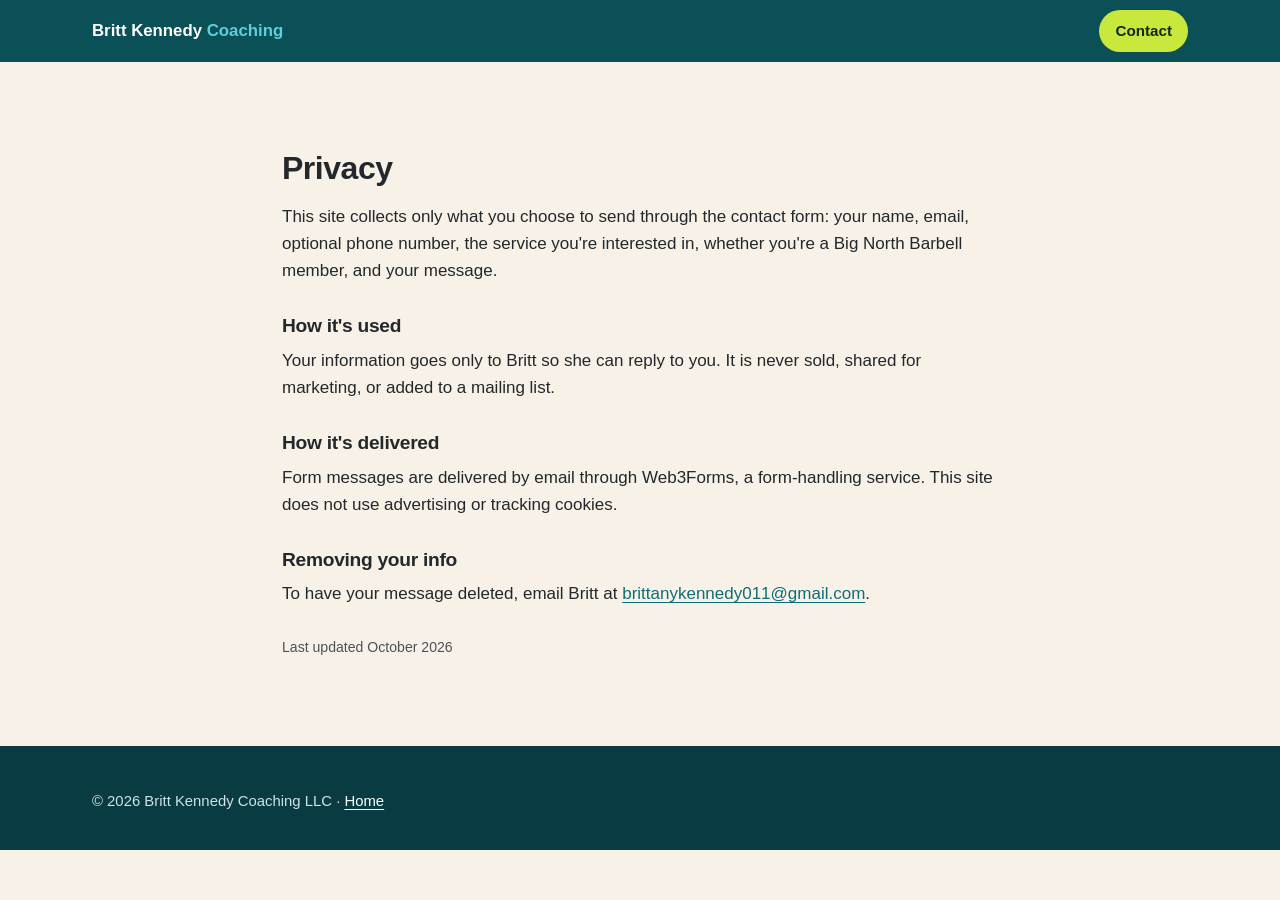
<file: privacy.html>
<!doctype html>
<html lang="en">
<head>
<meta charset="utf-8">
<meta name="viewport" content="width=device-width, initial-scale=1">
<title>Privacy | Britt Kennedy Coaching</title>
<meta name="description" content="How Britt Kennedy Coaching handles information sent through the contact form.">
<meta name="robots" content="noindex, nofollow"><!-- TEMPORARY: remove when brittkennedycoaching.com is connected -->
<link rel="canonical" href="https://brittkennedycoaching.com/privacy.html">
<link rel="icon" href="data:image/svg+xml,%3Csvg xmlns='http://www.w3.org/2000/svg' viewBox='0 0 32 32'%3E%3Crect width='32' height='32' rx='6' fill='%230b4f57'/%3E%3Ctext x='16' y='22' font-family='Arial' font-size='15' font-weight='700' fill='white' text-anchor='middle'%3EBK%3C/text%3E%3C/svg%3E">
<link rel="stylesheet" href="styles.css">
</head>
<body style="padding-bottom:0">
<header class="site-header"><div class="wrap header-inner"><a class="brand" href="index.html">Britt Kennedy <span>Coaching</span></a><nav aria-label="Main" style="display:flex"><a href="index.html#contact" class="nav-cta">Contact</a></nav></div></header>
<main class="section legal"><div class="wrap narrow">
<h1>Privacy</h1>
<p>This site collects only what you choose to send through the contact form: your name, email, optional phone number, the service you're interested in, whether you're a Big North Barbell member, and your message.</p>
<h2>How it's used</h2>
<p>Your information goes only to Britt so she can reply to you. It is never sold, shared for marketing, or added to a mailing list.</p>
<h2>How it's delivered</h2>
<!-- OPEN ITEM: update the processor name if a different form service is used. -->
<p>Form messages are delivered by email through Web3Forms, a form-handling service. This site does not use advertising or tracking cookies.</p>
<h2>Removing your info</h2>
<p>To have your message deleted, email Britt at <a href="mailto:brittanykennedy011@gmail.com">brittanykennedy011@gmail.com</a>.</p>
<p class="fine" style="text-align:left;margin-top:2em">Last updated October 2026</p>
</div></main>
<footer class="site-footer"><div class="wrap"><p>© 2026 Britt Kennedy Coaching LLC · <a href="index.html">Home</a></p></div></footer>
</body>
</html>
</file>
<file: styles.css>
:root{
  /* ===== PALETTE (derived from Brittany's photos: aqua shorts/headband/bar, sand, neon yellow-green from her shoes in the squat video). Every color on the site is defined here. ===== */
  --aqua:#5ccfd9;          /* main brand color (card headers, frames, icons, accents on dark) */
  --aqua-2:#7dd9e3;        /* lighter aqua (text on deep teal, hover) */
  --aqua-soft:#d6f2f5;     /* aqua tint */
  --teal:#0b4f57;          /* primary brand (header, hero, dark cards) */
  --teal-2:#0e6e77;        /* primary, lighter (hover, couples and besties header, links) */
  --teal-deep:#083c42;     /* hero gradient end, footer */
  --teal-soft:#e0f5f7;     /* light tint (contact bg, icon bg) */
  --accent:#c8e83c;        /* shoe neon yellow-green: CTAs, featured card, offer band (dark text on it) */
  --accent-2:#d6f06a;      /* accent, lighter (hover, accent text on dark) */
  --accent-soft:#eef8c8;   /* accent tint (icon bg) */
  --accent-softer:#f5fbdf; /* accent tint (featured price boxes) */
  --accent-ink:#16261a;    /* text on accent */
  --accent-ink-2:#33450f;  /* secondary text on accent */
  --accent-text:#4f6300;   /* dark olive text on light bg (kickers), AA on sand/cream/aqua tint */
  --sand:#efe4d2;          /* warm section bg */
  --cream:#f7f1e7;         /* page bg */
  --white:#fff;
  --ink:#22282b;           /* body text */
  --muted:#4b5357;         /* secondary text */
  --on-dark:#d3ecef;       /* secondary text on teal */
  --on-dark-2:#cde3e6;     /* footer text */
  --line:#e2d5bf;          /* borders */
  --field-line:#c9cfd1;    /* form field borders */
  --error:#a12d1a;
  --glass:rgba(255,255,255,.1);
  --glass-2:rgba(255,255,255,.07);
  --glass-line:rgba(255,255,255,.25);
  --glass-line-2:rgba(255,255,255,.18);
  --glass-line-3:rgba(255,255,255,.15);
  --ghost-line:rgba(255,255,255,.7);
  --shadow:rgba(11,79,87,.12);
  --shadow-accent:rgba(200,232,60,.35);
  --shadow-dark:rgba(0,0,0,.25);
  --radius:14px; --wrap:1140px;
  --font:-apple-system,BlinkMacSystemFont,"Segoe UI",Roboto,"Helvetica Neue",Arial,sans-serif;
}
*,*::before,*::after{box-sizing:border-box}
html{scroll-behavior:smooth;-webkit-text-size-adjust:100%}
body{margin:0;font-family:var(--font);color:var(--ink);background:var(--cream);line-height:1.6;font-size:17px;padding-bottom:80px}
img{max-width:100%;height:auto;display:block}
a{color:var(--teal-2);text-underline-offset:3px}
h1,h2,h3{line-height:1.15;margin:0 0 .5em;letter-spacing:-.015em}
h2{font-size:clamp(1.7rem,4.5vw,2.5rem);font-weight:800}
h3{font-size:1.15rem;font-weight:700}
p{margin:0 0 1em}
.wrap{max-width:var(--wrap);margin:0 auto;padding:0 22px}
.narrow{max-width:760px}
.skip{position:absolute;left:-999px}.skip:focus{left:12px;top:12px;background:var(--white);padding:8px;z-index:99}
svg{width:100%;height:100%;fill:none;stroke:currentColor;stroke-width:2;stroke-linecap:round;stroke-linejoin:round}

/* header */
.site-header{position:sticky;top:0;background:var(--teal);z-index:10}
.header-inner{display:flex;align-items:center;justify-content:space-between;height:62px}
.brand{font-weight:800;color:var(--white);text-decoration:none;margin:0;font-size:1.05rem}
.brand span{color:var(--accent-2);font-weight:600}
nav{display:none;gap:26px;align-items:center}
nav a{color:var(--on-dark);text-decoration:none;font-size:.95rem;font-weight:500}
nav a:hover{color:var(--white)}
nav .nav-cta{background:var(--accent);color:var(--accent-ink);padding:9px 16px;border-radius:999px;font-weight:700}
nav .nav-cta:hover{background:var(--accent-2);color:var(--accent-ink)}

/* buttons */
.btn{display:inline-block;background:var(--teal);color:var(--white);text-decoration:none;font-weight:700;font-size:1rem;
  padding:14px 26px;border-radius:999px;border:2px solid transparent;cursor:pointer;font-family:inherit;transition:background .15s,transform .15s}
.btn:hover{background:var(--teal-2);transform:translateY(-1px)}
.btn-accent{background:var(--accent);color:var(--accent-ink)}
.btn-accent:hover{background:var(--accent-2)}
.btn-ghost{background:transparent;color:var(--white);border-color:var(--ghost-line)}
.btn-ghost:hover{background:var(--glass)}
.btn-dark{background:var(--teal);color:var(--white)}
.btn-block{display:block;width:100%;text-align:center}
.btn:disabled{opacity:.6;cursor:default}
.btn:focus-visible,a:focus-visible,input:focus-visible,select:focus-visible,textarea:focus-visible,summary:focus-visible{outline:3px solid var(--accent);outline-offset:3px}

/* hero */
.hero{background:linear-gradient(135deg,var(--teal) 0%,var(--teal-deep) 100%);color:var(--white);padding:48px 0 56px;position:relative;overflow:hidden}
.hero::after{content:"";position:absolute;right:-120px;top:-120px;width:380px;height:380px;border-radius:50%;background:var(--accent);opacity:.14}
.hero-grid{display:grid;gap:36px;position:relative;z-index:1}
.benefit{font-size:clamp(1.6rem,5.5vw,2.9rem);font-weight:800;line-height:1.1;letter-spacing:-.02em;margin-bottom:16px}
.hero h1{font-size:clamp(1rem,2.6vw,1.2rem);font-weight:700;color:var(--accent-2);text-transform:uppercase;letter-spacing:.06em;line-height:1.4;margin-bottom:14px}
.lede{font-size:1.1rem;color:var(--on-dark);max-width:46ch;margin-bottom:26px}
.hero-ctas{display:flex;flex-wrap:wrap;gap:12px;margin-bottom:26px}
.badges{list-style:none;padding:0;margin:0;display:flex;flex-wrap:wrap;gap:8px}
.badges li{font-size:.82rem;font-weight:600;background:var(--glass);border:1px solid var(--glass-line);padding:6px 12px;border-radius:999px}
.hero-photo{position:relative;max-width:460px;width:100%;justify-self:center}
.hero-photo::before{content:"";position:absolute;inset:16px -16px -16px 16px;border-radius:24px;background:var(--accent)}
.hero-photo img{position:relative;border-radius:24px;aspect-ratio:1/1;object-fit:cover;object-position:50% 30%;width:100%}

/* sections */
.section{padding:64px 0}
.sand{background:var(--sand)}
.teal{background:var(--teal);color:var(--white)}
.teal .kicker{color:var(--accent-2)}
.teal-soft{background:var(--teal-soft)}
.kicker{text-transform:uppercase;letter-spacing:.14em;font-size:.78rem;font-weight:800;color:var(--accent-text);margin-bottom:10px}
.section-sub{color:var(--muted);margin:-4px 0 30px;max-width:56ch}

/* who */
.who-grid{list-style:none;padding:0;margin:30px 0 0;display:grid;gap:16px}
.who-grid li{display:flex;gap:14px;align-items:flex-start;background:var(--white);border-radius:var(--radius);padding:20px;border:1px solid var(--line)}
.who-grid h3{margin-bottom:.25em;font-size:1.05rem}
.who-grid p{margin:0;color:var(--muted);font-size:.95rem}
.tick{flex:0 0 34px;height:34px;border-radius:50%;background:var(--accent);color:var(--accent-ink);padding:7px}

/* services */
.svc-grid{display:grid;gap:18px;margin-top:30px}
.svc{background:var(--white);border-radius:var(--radius);padding:26px 24px;border:1px solid var(--line);border-top:5px solid var(--teal)}
.svc:nth-child(2n){border-top-color:var(--accent)}
.icon{display:block;width:48px;height:48px;border-radius:12px;background:var(--teal-soft);color:var(--teal);padding:10px;margin-bottom:16px}
.svc:nth-child(2n) .icon{background:var(--accent-soft);color:var(--accent-text)}
.svc p{color:var(--muted);margin:0;font-size:.97rem}

/* steps */
.steps{list-style:none;padding:0;margin:30px 0 0;display:grid;gap:18px}
.steps li{background:var(--glass-2);border:1px solid var(--glass-line-2);border-radius:var(--radius);padding:24px}
.num{display:inline-grid;place-items:center;width:40px;height:40px;border-radius:50%;background:var(--accent);color:var(--accent-ink);font-weight:800;font-size:1.1rem;margin-bottom:12px}
.steps p{color:var(--on-dark);margin:0}

/* pricing */
.cards{display:grid;gap:22px}
.card{background:var(--white);border-radius:var(--radius);overflow:hidden;display:flex;flex-direction:column;box-shadow:0 6px 24px var(--shadow);border:1px solid var(--line)}
.card-head{background:var(--teal);color:var(--white);padding:22px 24px}
.card-head h3{margin-bottom:.3em}
.card-head p{margin:0;color:var(--on-dark);font-size:.93rem}
.card.featured{box-shadow:0 14px 36px var(--shadow-accent);border-color:var(--accent)}
.card.featured .card-head{background:var(--accent);color:var(--accent-ink)}
.card.featured .card-head p{color:var(--accent-ink-2)}
.card-body{padding:22px 24px 24px;display:flex;flex-direction:column;flex:1}
.prices{display:grid;grid-template-columns:1fr 1fr;gap:12px;margin:0 0 6px}
.prices div{background:var(--sand);border-radius:10px;padding:12px 14px}
.card.featured .prices div{background:var(--accent-softer)}
.prices dt{font-size:.78rem;text-transform:uppercase;letter-spacing:.08em;color:var(--muted);font-weight:700}
.prices dd{margin:2px 0 0;font-size:2rem;font-weight:800;color:var(--teal)}
.unit{color:var(--muted);font-size:.9rem;margin-bottom:20px;flex:1}
.notes{list-style:none;padding:0;margin:28px 0 0;display:grid;gap:8px;color:var(--muted)}
.notes li{padding-left:20px;position:relative}
.notes li::before{content:"";position:absolute;left:0;top:.6em;width:8px;height:8px;border-radius:50%;background:var(--accent)}

/* about */
.about-grid{display:grid;gap:36px;align-items:center}
.about-panel{background:var(--teal);color:var(--white);border-radius:24px;aspect-ratio:1/1;max-width:340px;width:100%;display:flex;flex-direction:column;justify-content:center;align-items:center;gap:10px;position:relative;overflow:hidden}
.about-panel::after{content:"";position:absolute;bottom:-60px;left:-60px;width:200px;height:200px;border-radius:50%;background:var(--accent);opacity:.9}
.initials{font-size:5rem;font-weight:800;letter-spacing:.04em;position:relative;z-index:1}
.panel-line{position:relative;z-index:1;text-align:center;color:var(--on-dark);font-weight:600}
.creds{list-style:none;padding:0;margin:0 0 26px;display:grid;gap:10px}
.creds li{padding-left:30px;position:relative;font-weight:500}
.creds li::before{content:"";position:absolute;left:0;top:.2em;width:20px;height:20px;border-radius:50%;background:var(--accent)}

/* gym */
.gym-grid{display:grid;gap:10px 40px}
.links{display:flex;flex-wrap:wrap;gap:12px 24px;font-weight:700}

/* faq */
.faq{display:grid;gap:12px;margin-top:24px}
.faq details{background:var(--white);border-radius:var(--radius);border:1px solid var(--line);padding:18px 22px}
.faq summary{font-weight:700;cursor:pointer;list-style:none;position:relative;padding-right:28px}
.faq summary::-webkit-details-marker{display:none}
.faq summary::after{content:"+";position:absolute;right:0;top:-2px;font-size:1.4rem;color:var(--accent-text);font-weight:700}
.faq details[open] summary::after{content:"–"}
.faq details p{margin:10px 0 0;color:var(--muted)}

/* offer band */
.offer-band{background:var(--accent);color:var(--accent-ink);padding:40px 0}
.offer-inner{display:grid;gap:18px;align-items:center}
.offer-title{font-size:clamp(1.4rem,4vw,1.9rem);font-weight:800;margin:0 0 4px;letter-spacing:-.01em}
.offer-band p{margin:0}

/* contact */
.contact-grid{display:grid;gap:32px}
.contact-list{list-style:none;padding:0;margin:20px 0 0;display:grid;gap:12px}
.contact-list li{display:flex;flex-direction:column}
.contact-list strong{font-size:.78rem;text-transform:uppercase;letter-spacing:.1em;color:var(--accent-text)}
.contact-list a{word-break:break-all}
form{display:grid;gap:18px;background:var(--white);border-radius:var(--radius);padding:24px;box-shadow:0 8px 28px var(--shadow)}
.row{display:grid;gap:18px}
.field{display:flex;flex-direction:column;gap:6px;border:0;padding:0;margin:0;min-width:0}
label,legend{font-weight:700;font-size:.95rem;padding:0}
.opt{font-weight:400;color:var(--muted)}
input[type=text],input[type=email],input[type=tel],select,textarea{
  font:inherit;font-size:16px;padding:12px 14px;border:1px solid var(--field-line);border-radius:10px;background:var(--white);color:var(--ink);width:100%}
textarea{resize:vertical}
.radios{display:flex;gap:20px;padding-top:10px}
.radios label{font-weight:400;display:flex;align-items:center;gap:6px}
.radios input{accent-color:var(--teal);width:18px;height:18px}
.hp{position:absolute!important;left:-9999px!important;opacity:0;height:0;width:0}
.fine{font-size:.88rem;color:var(--muted);text-align:center;margin:0}
.form-status{font-size:.95rem;color:var(--error);text-align:center;margin:0;min-height:1em}
.thanks{background:var(--white);border-radius:var(--radius);padding:32px;text-align:center;border-top:5px solid var(--accent)}
.thanks:focus{outline:none}

/* footer */
.site-footer{background:var(--teal-deep);color:var(--on-dark-2);padding:44px 0 30px;font-size:.93rem}
.site-footer a{color:var(--white)}
.footer-inner{display:grid;gap:22px}
.site-footer p{margin:0 0 6px}
.site-footer .brand{margin-bottom:8px}
.copy{font-size:.85rem;border-top:1px solid var(--glass-line-3);padding-top:18px}

.sticky-cta{position:fixed;left:16px;right:16px;bottom:14px;text-align:center;z-index:20;box-shadow:0 8px 24px var(--shadow-dark);transition:opacity .2s,transform .2s}
.sticky-cta.is-hidden{opacity:0;transform:translateY(20px);pointer-events:none}

.legal h1{font-size:2rem}
.legal h2{font-size:1.2rem;margin-top:1.6em}

@media (min-width:720px){
  body{padding-bottom:0}
  .sticky-cta{display:none}
  nav{display:flex}
  .section{padding:88px 0}
  .who-grid{grid-template-columns:1fr 1fr}
  .svc-grid{grid-template-columns:1fr 1fr}
  .steps{grid-template-columns:repeat(3,1fr);gap:24px}
  .row{grid-template-columns:1fr 1fr}
  .about-grid{grid-template-columns:320px 1fr;gap:60px}
  .gym-grid{grid-template-columns:1fr 1fr;align-items:end}
  .offer-inner{grid-template-columns:1fr auto}
  .footer-inner{grid-template-columns:1fr 1fr}
  .copy{grid-column:1/-1}
  form{padding:32px}
}
@media (min-width:960px){
  .hero{padding:80px 0 96px}
  .hero-grid{grid-template-columns:1.15fr .85fr;align-items:center;gap:56px}
  .who-grid{grid-template-columns:repeat(4,1fr)}
  .who-grid li{flex-direction:column}
  .svc-grid{grid-template-columns:repeat(4,1fr)}
  .cards{grid-template-columns:repeat(3,1fr);align-items:stretch}
  .card.featured{transform:translateY(-10px)}
  .contact-grid{grid-template-columns:.8fr 1.2fr;gap:56px}
}
@media (prefers-reduced-motion:reduce){html{scroll-behavior:auto}*{transition:none!important}}

/* confirmed-facts additions */
.unit-tight{color:var(--muted);font-size:.9rem;margin-bottom:12px}
.includes{list-style:none;padding:0;margin:0 0 20px;display:grid;gap:8px;flex:1;font-size:.93rem}
.includes li{padding-left:26px;position:relative}
.includes li::before{content:"";position:absolute;left:0;top:.2em;width:18px;height:18px;border-radius:50%;background:var(--accent)}
.couples-besties-card{margin-top:22px}
.couples-besties-card .card-head{background:var(--teal-2)}
.gallery-grid{display:grid;gap:16px;grid-template-columns:repeat(auto-fit,minmax(240px,1fr))}
.gallery-grid img,.gallery-grid video{border-radius:var(--radius);width:100%;height:auto}
@media (min-width:960px){
  .couples-besties-card{display:grid;grid-template-columns:1fr 2fr}
  .couples-besties-card .card-head{display:flex;flex-direction:column;justify-content:center}
  .couples-besties-body{display:grid;grid-template-columns:1.4fr .8fr .9fr;gap:20px;align-items:center}
  .couples-besties-body .prices,.couples-besties-body .unit{margin:0}
}
.couples-besties-body .btn{white-space:nowrap;padding-left:18px;padding-right:18px}

/* CSS-drawn check marks (color from --accent-ink) */
.creds li::after,.includes li::after{content:"";position:absolute;left:7px;top:calc(.2em + 4px);width:5px;height:9px;border:solid var(--accent-ink);border-width:0 2.5px 2.5px 0;transform:rotate(45deg)}
.includes li::after{left:6.5px;top:calc(.2em + 3.5px);width:4.5px;height:8px}

/* hero colored panel (photo slot placeholder) */
.hero-panel{position:relative;border-radius:24px;aspect-ratio:1/1;width:100%;background:linear-gradient(160deg,var(--teal-2) 0%,var(--teal) 70%);border:1px solid var(--glass-line);
  display:flex;flex-direction:column;justify-content:center;padding:36px 32px;overflow:hidden}
.hero-panel::after{content:"";position:absolute;right:-70px;bottom:-70px;width:220px;height:220px;border-radius:50%;background:var(--accent);opacity:.9}
.panel-mark{font-size:3.4rem;font-weight:800;line-height:1;color:var(--accent-2);letter-spacing:.03em;margin-bottom:14px}
.panel-name{font-size:1.5rem;font-weight:800;margin:0}
.panel-role{color:var(--on-dark);margin:0 0 18px}
.panel-creds{list-style:none;padding:0;margin:0 0 18px;display:flex;flex-wrap:wrap;gap:8px;position:relative;z-index:1;max-width:92%}
.panel-creds li{font-size:.8rem;font-weight:600;background:var(--glass);border:1px solid var(--glass-line);padding:6px 11px;border-radius:999px}
.panel-where{position:relative;z-index:1;margin:0;font-size:.85rem;font-weight:700;letter-spacing:.06em;text-transform:uppercase;color:var(--accent-2)}
.hero-panel{aspect-ratio:auto;display:block}
.panel-mark{display:block}
@media (min-width:960px){.hero-panel{aspect-ratio:1/1;display:flex}}

/* ===== photo-derived palette application ===== */
.brand span{color:var(--aqua)}
.hero::after{background:var(--aqua);opacity:.16}
.hero-photo::before{background:var(--aqua)}
.hero-photo img{aspect-ratio:5/4;object-position:50% 40%}
.badges li{border-color:var(--aqua-2)}
.teal .kicker{color:var(--aqua-2)}
.tick{background:var(--aqua);color:var(--ink)}
.icon{background:var(--aqua-soft);color:var(--teal)}
.svc{border-top-color:var(--aqua)}
.svc:nth-child(2n){border-top-color:var(--accent)}
.svc:nth-child(2n) .icon{background:var(--accent-soft);color:var(--accent-text)}
.card-head{background:var(--aqua);color:var(--ink)}
.card-head p{color:var(--ink)}
.card.featured .card-head{background:var(--accent);color:var(--accent-ink)}
.couples-besties-card .card-head{background:var(--teal-2);color:var(--white)}
.couples-besties-card .card-head p{color:var(--on-dark)}
.prices dd{color:var(--teal)}
.about-photo{max-width:360px;width:100%;position:relative}
.about-photo::before{content:"";position:absolute;inset:14px -14px -14px 14px;border-radius:24px;background:var(--aqua)}
.about-photo img{position:relative;border-radius:24px;aspect-ratio:4/5;object-fit:cover;width:100%}
.gallery-section{background:var(--sand)}
.gallery-grid{margin-top:26px;grid-template-columns:repeat(2,1fr);gap:12px}
.gallery-grid figure{margin:0}
.gallery-grid img,.gallery-grid video{display:block;border-radius:var(--radius);aspect-ratio:4/5;object-fit:cover;width:100%;height:auto;border-bottom:5px solid var(--aqua);background:var(--teal)}
.gallery-grid figure:nth-child(2) img{border-bottom-color:var(--accent)}
/* Portrait videos: same 4:5 card as the photos, anchored to the bottom so feet are never trimmed */
.gallery-grid video{object-position:50% 100%;border-bottom-color:var(--accent);cursor:pointer}
.gallery-grid video:focus-visible{outline:3px solid var(--accent);outline-offset:3px}
@media (min-width:720px){.gallery-grid{gap:20px;grid-template-columns:repeat(4,1fr)}}

/* training + nutrition bundle (add-on band in pricing) */
.bundle-card{margin-top:22px;padding:24px;gap:18px;border:2px solid var(--accent);border-left-width:8px;background:var(--white);box-shadow:0 10px 30px var(--shadow-accent)}
.bundle-tag{display:inline-block;margin:0 0 10px;padding:4px 12px;border-radius:999px;background:var(--accent);color:var(--accent-ink);font-size:.78rem;font-weight:800;letter-spacing:.08em;text-transform:uppercase}
.bundle-intro h3{margin:0 0 .35em;color:var(--teal)}
.bundle-intro p:last-child{margin:0;color:var(--ink)}
.bundle-price{background:var(--accent-softer);border-radius:10px;padding:12px 16px}
.bundle-amount{margin:0;color:var(--teal);line-height:1.1}
.bundle-dollars{font-size:2.2rem;font-weight:800}
.bundle-per{font-size:.95rem;font-weight:700;color:var(--muted)}
.bundle-regular{margin:4px 0 0;font-size:.9rem;color:var(--muted)}
.bundle-regular s{text-decoration-thickness:2px}
@media (min-width:960px){
  .bundle-card{display:grid;grid-template-columns:1.6fr 1fr auto;align-items:center;gap:28px;padding:26px 30px}
  .bundle-card .btn{white-space:nowrap;padding-left:22px;padding-right:22px}
}

/* reviews (hidden until testimonials.json has entries) */
[hidden]{display:none!important}
.reviews-section{background:var(--cream)}
.reviews-grid{display:grid;gap:18px;margin-top:26px;grid-template-columns:1fr}
.review-card{margin:0;background:var(--white);border-radius:var(--radius);border-top:6px solid var(--accent);box-shadow:0 8px 24px var(--shadow);padding:30px 26px 24px;display:flex;flex-direction:column;position:relative}
.review-card::before{content:"\201C";font-size:4.2rem;line-height:1;font-weight:800;color:var(--teal);position:absolute;top:10px;left:22px;opacity:.9}
.review-card blockquote{margin:38px 0 18px;flex:1}
.review-card blockquote p{margin:0;color:var(--ink);font-size:1.02rem}
.review-card figcaption{display:flex;flex-wrap:wrap;align-items:center;gap:10px;border-top:1px solid var(--line);padding-top:14px}
.review-name{font-weight:800;color:var(--teal)}
.review-tag{font-size:.78rem;font-weight:700;background:var(--teal-soft);color:var(--teal);padding:4px 10px;border-radius:999px}
@media (min-width:720px){.reviews-grid{grid-template-columns:repeat(3,1fr);gap:22px}}

/* contact form fallback note (shown while no Web3Forms key is set) */
.form-fallback{background:var(--accent-softer);border-left:5px solid var(--accent);border-radius:10px;padding:12px 14px;font-size:.95rem;color:var(--ink);margin:0 0 14px}
.form-fallback a{color:var(--teal-2);font-weight:700}
.form-status.is-info{color:var(--ink)}

/* recipes (cream background, between About and the gallery) */
.recipes-section{background:var(--cream)}
.recipes-grid{display:grid;gap:30px;margin-top:8px;align-items:start}
.recipe-photo{margin:0 14px 14px 0;max-width:360px;width:calc(100% - 14px);position:relative}
.recipe-photo::before{content:"";position:absolute;inset:14px -14px -14px 14px;border-radius:24px;background:var(--accent)}
.recipe-photo img{position:relative;border-radius:24px;aspect-ratio:4/5;object-fit:cover;width:100%}
.recipe-cards{display:grid;gap:20px}
.recipe-card .card-head{padding:16px 24px}
.recipe-card .card-head h3{margin:0;font-size:1.25rem}
.recipe-meatloaf .card-head{background:var(--teal-2);color:var(--white)}
.recipe-sweet-potatoes .card-head{background:var(--aqua);color:var(--ink)}
.recipe-card h4{text-transform:uppercase;letter-spacing:.12em;font-size:.75rem;font-weight:800;color:var(--accent-text);margin:0 0 10px}
.recipe-ingredients{list-style:none;padding:0;margin:0 0 22px;display:grid;gap:7px;font-size:.97rem}
.recipe-ingredients li{padding-left:20px;position:relative}
.recipe-ingredients li::before{content:"";position:absolute;left:0;top:.55em;width:9px;height:9px;border-radius:50%;background:var(--accent);box-shadow:0 0 0 2px var(--accent-soft)}
.recipe-steps{list-style:none;padding:0;margin:0;counter-reset:step;display:grid;gap:10px;font-size:.97rem}
.recipe-steps li{counter-increment:step;padding-left:36px;position:relative;min-height:26px}
.recipe-steps li::before{content:counter(step);position:absolute;left:0;top:0;width:26px;height:26px;border-radius:50%;background:var(--teal);color:var(--white);font-weight:800;font-size:.8rem;display:flex;align-items:center;justify-content:center}
.recipe-credit{margin:30px 0 0;padding:12px 16px;background:var(--accent-softer);border-left:5px solid var(--accent);border-radius:10px;color:var(--ink);font-size:.95rem;max-width:760px}
@media (min-width:720px){
  .recipes-grid{grid-template-columns:300px 1fr;gap:48px}
}
@media (min-width:960px){
  .recipes-grid{grid-template-columns:340px 1fr;gap:56px}
  .recipe-cards{grid-template-columns:1fr 1fr;gap:22px}
}
@media (min-width:720px) and (max-width:899px){nav{gap:16px}nav a{font-size:.9rem}.nav-cta{white-space:nowrap}}

.recipe-mac-cheese .card-head{background:var(--accent);color:var(--accent-ink)}
.recipes-grid-2{margin-top:40px}
@media (min-width:960px){
  .recipe-cards-single{grid-template-columns:1fr}
  .recipe-mac-cheese .card-body{display:grid;grid-template-columns:minmax(0,5fr) minmax(0,7fr);gap:32px}
  .recipe-mac-cheese .recipe-ingredients{margin-bottom:0}
}
.recipe-fried-rice .card-head{background:var(--teal);color:var(--white)}
.recipes-grid-3{margin-top:40px}
@media (min-width:960px){
  .recipe-fried-rice .card-body{display:grid;grid-template-columns:minmax(0,5fr) minmax(0,7fr);gap:32px}
  .recipe-fried-rice .recipe-ingredients{margin-bottom:0}
}
.recipe-yield{margin:0 0 .75rem;font-weight:600;color:var(--accent-text);font-size:.95rem}
</file>
